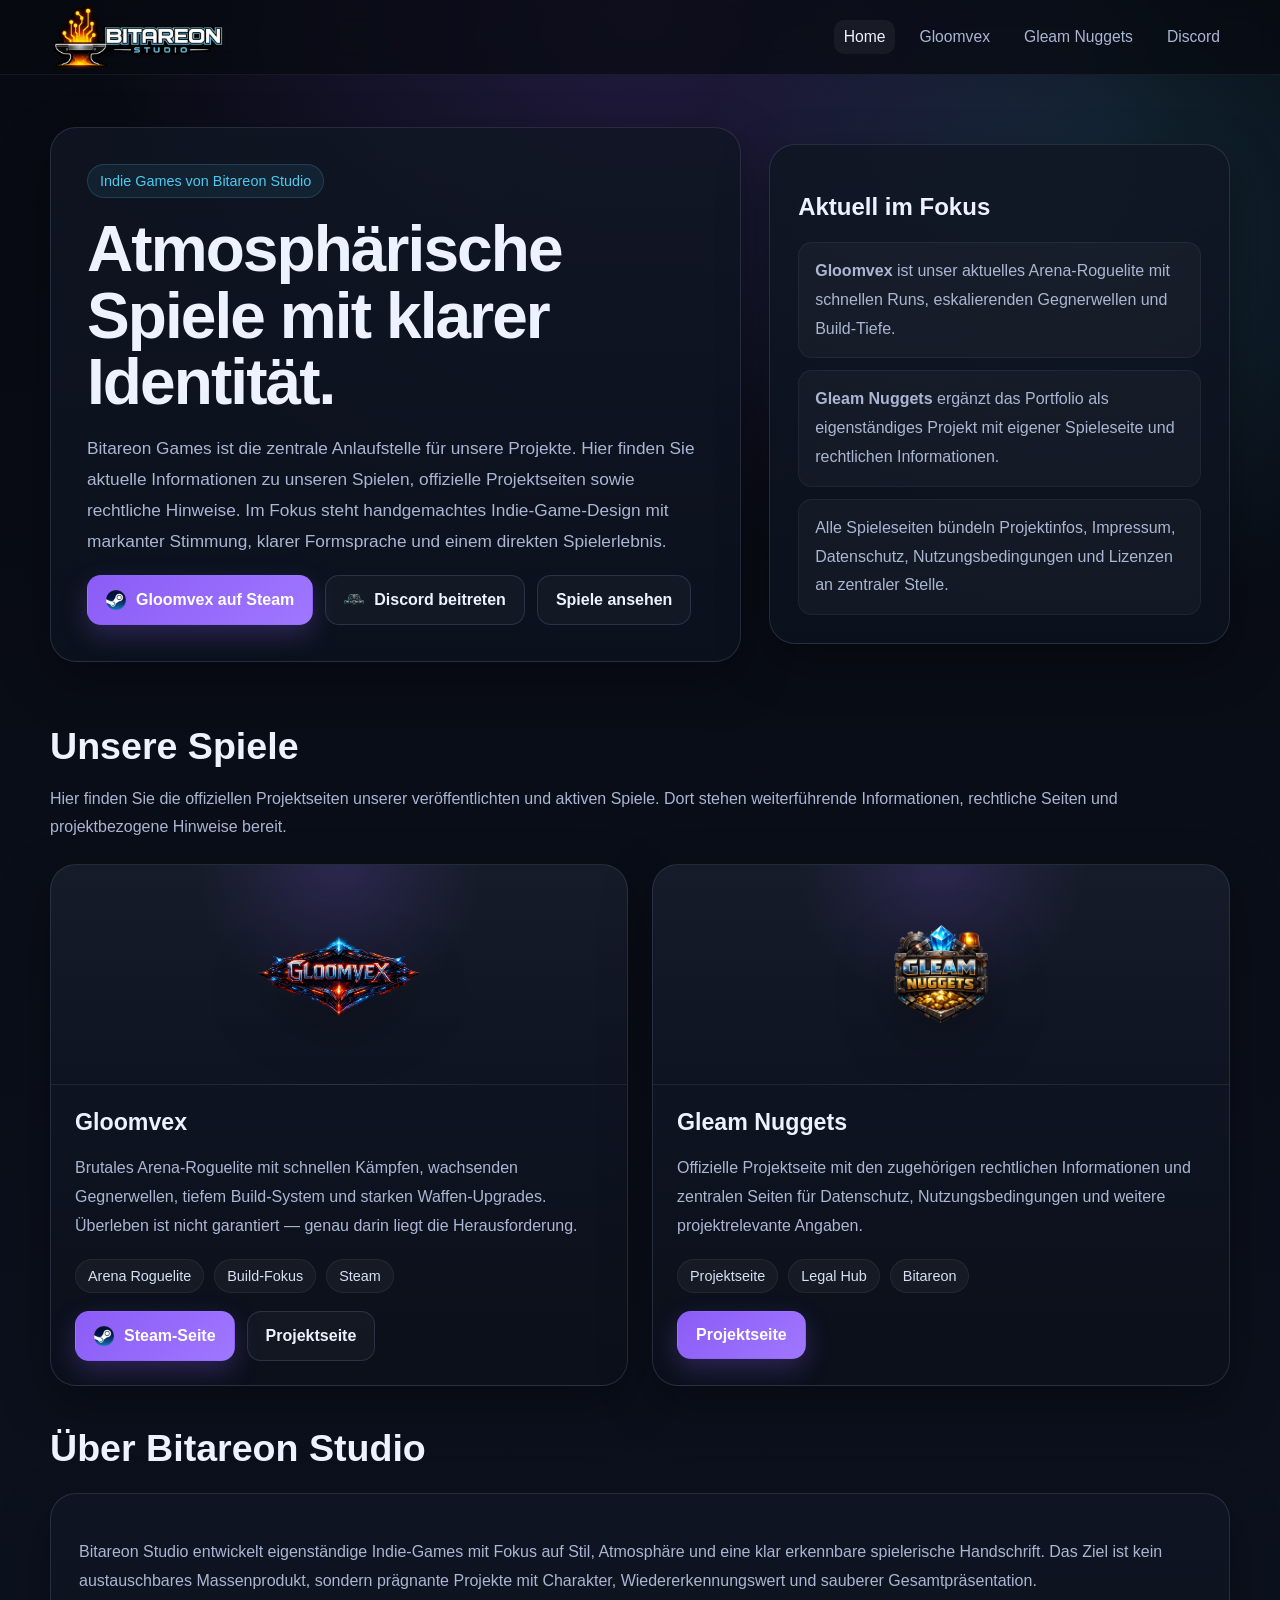
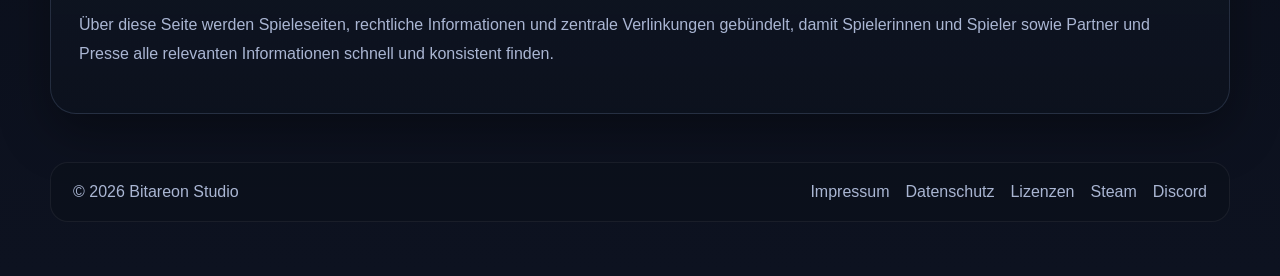
<file: index.html>
<!DOCTYPE html>
<html lang="de">
<head>
  <meta charset="UTF-8">
  <meta name="viewport" content="width=device-width, initial-scale=1.0">
  <title>Bitareon Games</title>
  <meta name="description" content="Bitareon Games ist die offizielle Spieleseite von Bitareon Studio mit Informationen zu Gloomvex, Gleam Nuggets und weiteren Projekten.">
  <link rel="stylesheet" href="assets/site.css">
</head>
<body>

  <div class="topbar">
    <div class="container topbar-inner">
      <a class="brand" href="index.html" aria-label="Bitareon Games Startseite">
        <img class="brand-main-logo" src="assets/Bitareon_Logo_2000x800.png" alt="Bitareon Games Logo">
      </a>
      <nav class="nav" aria-label="Hauptnavigation">
        <a class="active" href="index.html">Home</a>
        <a href="gloomvex/">Gloomvex</a>
        <a href="gleam-nuggets/">Gleam Nuggets</a>
        <a href="https://discord.gg/qRFpBKGN" target="_blank" rel="noopener noreferrer">Discord</a>
      </nav>
    </div>
  </div>
  <header class="hero">
    <div class="container hero-grid">
      <div class="hero-copy">
        <div class="eyebrow">Indie Games von Bitareon Studio</div>
        <h1>Atmosphärische Spiele mit klarer Identität.</h1>
        <p>
          Bitareon Games ist die zentrale Anlaufstelle für unsere Projekte. Hier finden Sie aktuelle Informationen zu unseren Spielen,
          offizielle Projektseiten sowie rechtliche Hinweise. Im Fokus steht handgemachtes Indie-Game-Design mit markanter Stimmung,
          klarer Formsprache und einem direkten Spielerlebnis.
        </p>
        <div class="hero-actions">
          <a class="button button-primary" href="https://store.steampowered.com/app/4449700/Gloomvex/" target="_blank" rel="noopener noreferrer">
            <img src="assets/Steam_icon_logo.png" alt="">
            Gloomvex auf Steam
          </a>
          <a class="button button-secondary" href="https://discord.gg/qRFpBKGN" target="_blank" rel="noopener noreferrer">
            <img src="assets/DiscordLogo_Hovered_01.png" alt="">
            Discord beitreten
          </a>
          <a class="button button-secondary" href="#games">Spiele ansehen</a>
        </div>
      </div>
      <aside class="hero-side" aria-label="Highlights">
        <h2>Aktuell im Fokus</h2>
        <ul>
          <li><strong>Gloomvex</strong> ist unser aktuelles Arena-Roguelite mit schnellen Runs, eskalierenden Gegnerwellen und Build-Tiefe.</li>
          <li><strong>Gleam Nuggets</strong> ergänzt das Portfolio als eigenständiges Projekt mit eigener Spieleseite und rechtlichen Informationen.</li>
          <li>Alle Spieleseiten bündeln Projektinfos, Impressum, Datenschutz, Nutzungsbedingungen und Lizenzen an zentraler Stelle.</li>
        </ul>
      </aside>
    </div>
  </header>
  <main>
    <section id="games">
      <div class="container">
        <div class="section-head">
          <h2>Unsere Spiele</h2>
          <p>
            Hier finden Sie die offiziellen Projektseiten unserer veröffentlichten und aktiven Spiele. Dort stehen weiterführende Informationen,
            rechtliche Seiten und projektbezogene Hinweise bereit.
          </p>
        </div>
        <div class="games-grid">
          <article class="game-card">
            <div class="game-visual"><img class="logo-gloomvex logo-wide" src="assets/Gloomvex Logo 1280x720.png" alt="Gloomvex Logo"></div>
            <div class="game-body">
              <h3>Gloomvex</h3>
              <p>Brutales Arena-Roguelite mit schnellen Kämpfen, wachsenden Gegnerwellen, tiefem Build-System und starken Waffen-Upgrades. Überleben ist nicht garantiert — genau darin liegt die Herausforderung.</p>
              <div class="tag-row"><span class="tag">Arena Roguelite</span><span class="tag">Build-Fokus</span><span class="tag">Steam</span></div>
              <div class="card-actions">
                <a class="button button-primary" href="https://store.steampowered.com/app/4449700/Gloomvex/" target="_blank" rel="noopener noreferrer"><img src="assets/Steam_icon_logo.png" alt="">Steam-Seite</a>
                <a class="button button-secondary" href="gloomvex/">Projektseite</a>
              </div>
            </div>
          </article>
          <article class="game-card">
            <div class="game-visual"><img class="logo-gleam logo-square" src="assets/GleamNuggets_Logo.png" alt="Gleam Nuggets Logo"></div>
            <div class="game-body">
              <h3>Gleam Nuggets</h3>
              <p>Offizielle Projektseite mit den zugehörigen rechtlichen Informationen und zentralen Seiten für Datenschutz, Nutzungsbedingungen und weitere projektrelevante Angaben.</p>
              <div class="tag-row"><span class="tag">Projektseite</span><span class="tag">Legal Hub</span><span class="tag">Bitareon</span></div>
              <div class="card-actions"><a class="button button-primary" href="gleam-nuggets/">Projektseite</a></div>
            </div>
          </article>
        </div>
      </div>
    </section>
    <section id="about">
      <div class="container">
        <div class="section-head"><h2>Über Bitareon Studio</h2></div>
        <div class="panel" style="padding:28px;">
          <p class="lede">Bitareon Studio entwickelt eigenständige Indie-Games mit Fokus auf Stil, Atmosphäre und eine klar erkennbare spielerische Handschrift. Das Ziel ist kein austauschbares Massenprodukt, sondern prägnante Projekte mit Charakter, Wiedererkennungswert und sauberer Gesamtpräsentation.</p>
          <p class="lede">Über diese Seite werden Spieleseiten, rechtliche Informationen und zentrale Verlinkungen gebündelt, damit Spielerinnen und Spieler sowie Partner und Presse alle relevanten Informationen schnell und konsistent finden.</p>
        </div>
      </div>
    </section>
  </main>

  <footer>
    <div class="container">
      <div class="footer-box">
        <div>© 2026 Bitareon Studio</div>
        <div class="footer-links">
          <a href="gloomvex/imprint.html">Impressum</a>
          <a href="gloomvex/privacy.html">Datenschutz</a>
          <a href="gloomvex/licenses.html">Lizenzen</a>
          <a href="https://store.steampowered.com/app/4449700/Gloomvex/" target="_blank" rel="noopener noreferrer">Steam</a>
          <a href="https://discord.gg/qRFpBKGN" target="_blank" rel="noopener noreferrer">Discord</a>
        </div>
      </div>
    </div>
  </footer>
</body>
</html>
</file>
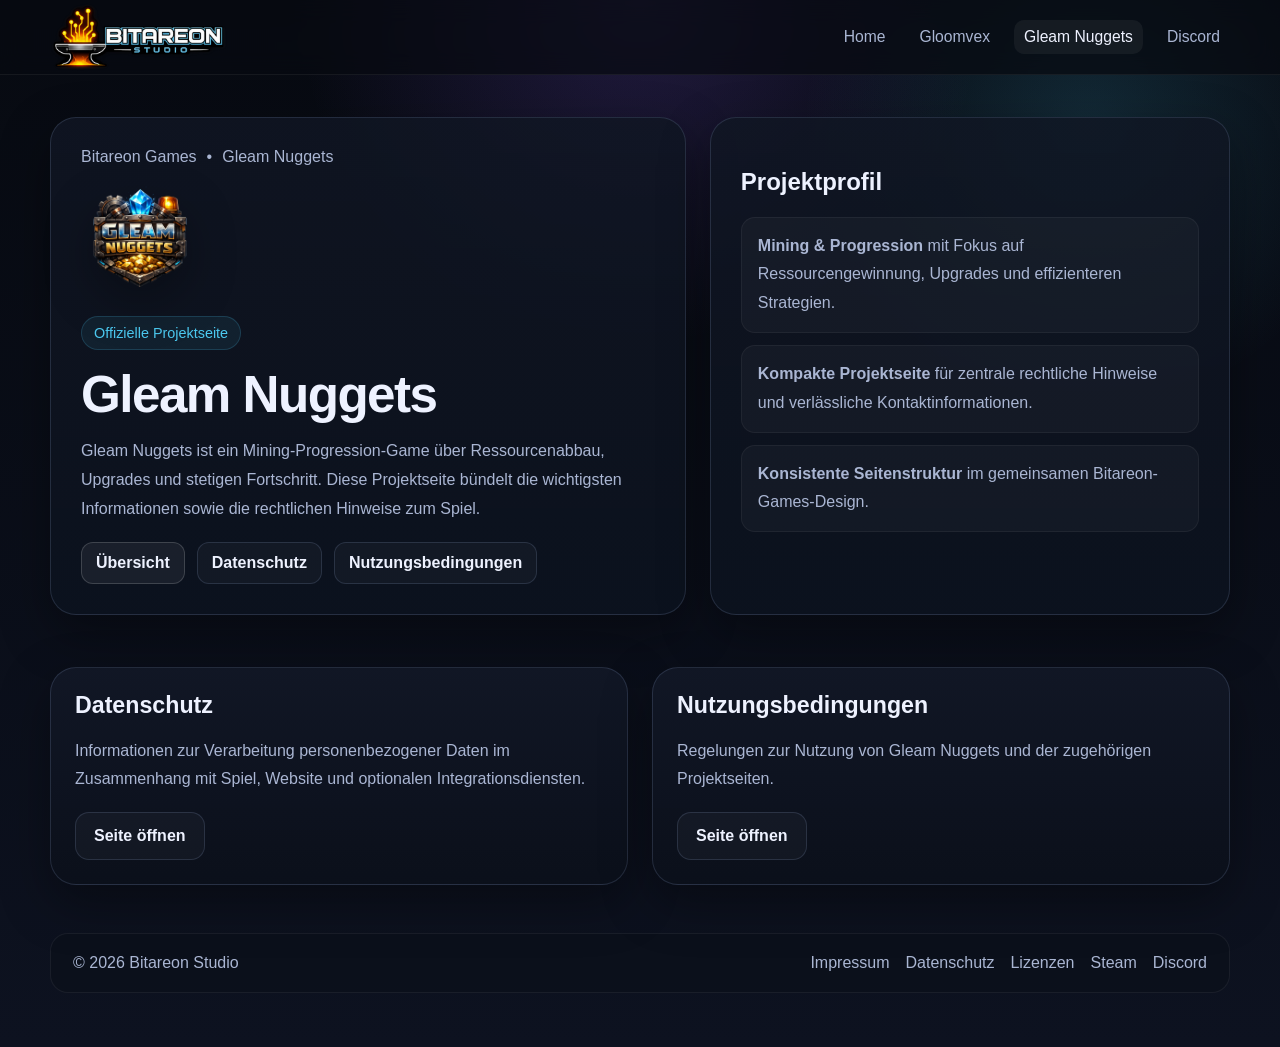
<file: gleam-nuggets/index.html>
<!DOCTYPE html>
<html lang="de">
<head>
  <meta charset="UTF-8">
  <meta name="viewport" content="width=device-width, initial-scale=1.0">
  <title>Gleam Nuggets – Offizielle Projektseite</title>
  <meta name="description" content="Offizielle Projektseite zu Gleam Nuggets von Bitareon Studio mit Datenschutz und Nutzungsbedingungen.">
  <link rel="stylesheet" href="../assets/site.css">
</head>
<body>

  <div class="topbar">
    <div class="container topbar-inner">
      <a class="brand" href="../index.html" aria-label="Bitareon Games Startseite">
        <img class="brand-main-logo" src="../assets/Bitareon_Logo_2000x800.png" alt="Bitareon Games Logo">
      </a>
      <nav class="nav" aria-label="Hauptnavigation">
        <a href="../index.html">Home</a>
        <a href="../gloomvex/">Gloomvex</a>
        <a class="active" href="../gleam-nuggets/">Gleam Nuggets</a>
        <a href="https://discord.gg/qRFpBKGN" target="_blank" rel="noopener noreferrer">Discord</a>
      </nav>
    </div>
  </div>
  <header class="page-hero">
    <div class="container page-hero-inner">
      <div class="page-head hero-copy">
        <div class="breadcrumbs"><a href="../index.html">Bitareon Games</a><span>•</span><span>Gleam Nuggets</span></div>
        <img class="project-logo logo-gleam logo-square" src="../assets/GleamNuggets_Logo.png" alt="Gleam Nuggets Logo">
        <div class="eyebrow">Offizielle Projektseite</div>
        <h1>Gleam Nuggets</h1>
        <p class="lede">Gleam Nuggets ist ein Mining-Progression-Game über Ressourcenabbau, Upgrades und stetigen Fortschritt. Diese Projektseite bündelt die wichtigsten Informationen sowie die rechtlichen Hinweise zum Spiel.</p>
        <div class="tab-nav">
          <a class="active" href="./index.html">Übersicht</a>
          <a href="./privacy.html">Datenschutz</a>
          <a href="./terms.html">Nutzungsbedingungen</a>
        </div>
      </div>
      <aside class="page-side hero-side">
        <h2>Projektprofil</h2>
        <ul>
          <li><strong>Mining & Progression</strong> mit Fokus auf Ressourcengewinnung, Upgrades und effizienteren Strategien.</li>
          <li><strong>Kompakte Projektseite</strong> für zentrale rechtliche Hinweise und verlässliche Kontaktinformationen.</li>
          <li><strong>Konsistente Seitenstruktur</strong> im gemeinsamen Bitareon-Games-Design.</li>
        </ul>
      </aside>
    </div>
  </header>
  <main>
    <section>
      <div class="container">
        <div class="card-grid">
          <article class="link-card"><div class="link-card-body"><h3>Datenschutz</h3><p>Informationen zur Verarbeitung personenbezogener Daten im Zusammenhang mit Spiel, Website und optionalen Integrationsdiensten.</p><div class="card-actions"><a class="button button-secondary" href="./privacy.html">Seite öffnen</a></div></div></article>
          <article class="link-card"><div class="link-card-body"><h3>Nutzungsbedingungen</h3><p>Regelungen zur Nutzung von Gleam Nuggets und der zugehörigen Projektseiten.</p><div class="card-actions"><a class="button button-secondary" href="./terms.html">Seite öffnen</a></div></div></article>
        </div>
      </div>
    </section>
  </main>

  <footer>
    <div class="container">
      <div class="footer-box">
        <div>© 2026 Bitareon Studio</div>
        <div class="footer-links">
          <a href="../gloomvex/imprint.html">Impressum</a>
          <a href="../gloomvex/privacy.html">Datenschutz</a>
          <a href="../gloomvex/licenses.html">Lizenzen</a>
          <a href="https://store.steampowered.com/app/4449700/Gloomvex/" target="_blank" rel="noopener noreferrer">Steam</a>
          <a href="https://discord.gg/qRFpBKGN" target="_blank" rel="noopener noreferrer">Discord</a>
        </div>
      </div>
    </div>
  </footer>
</body>
</html>
</file>
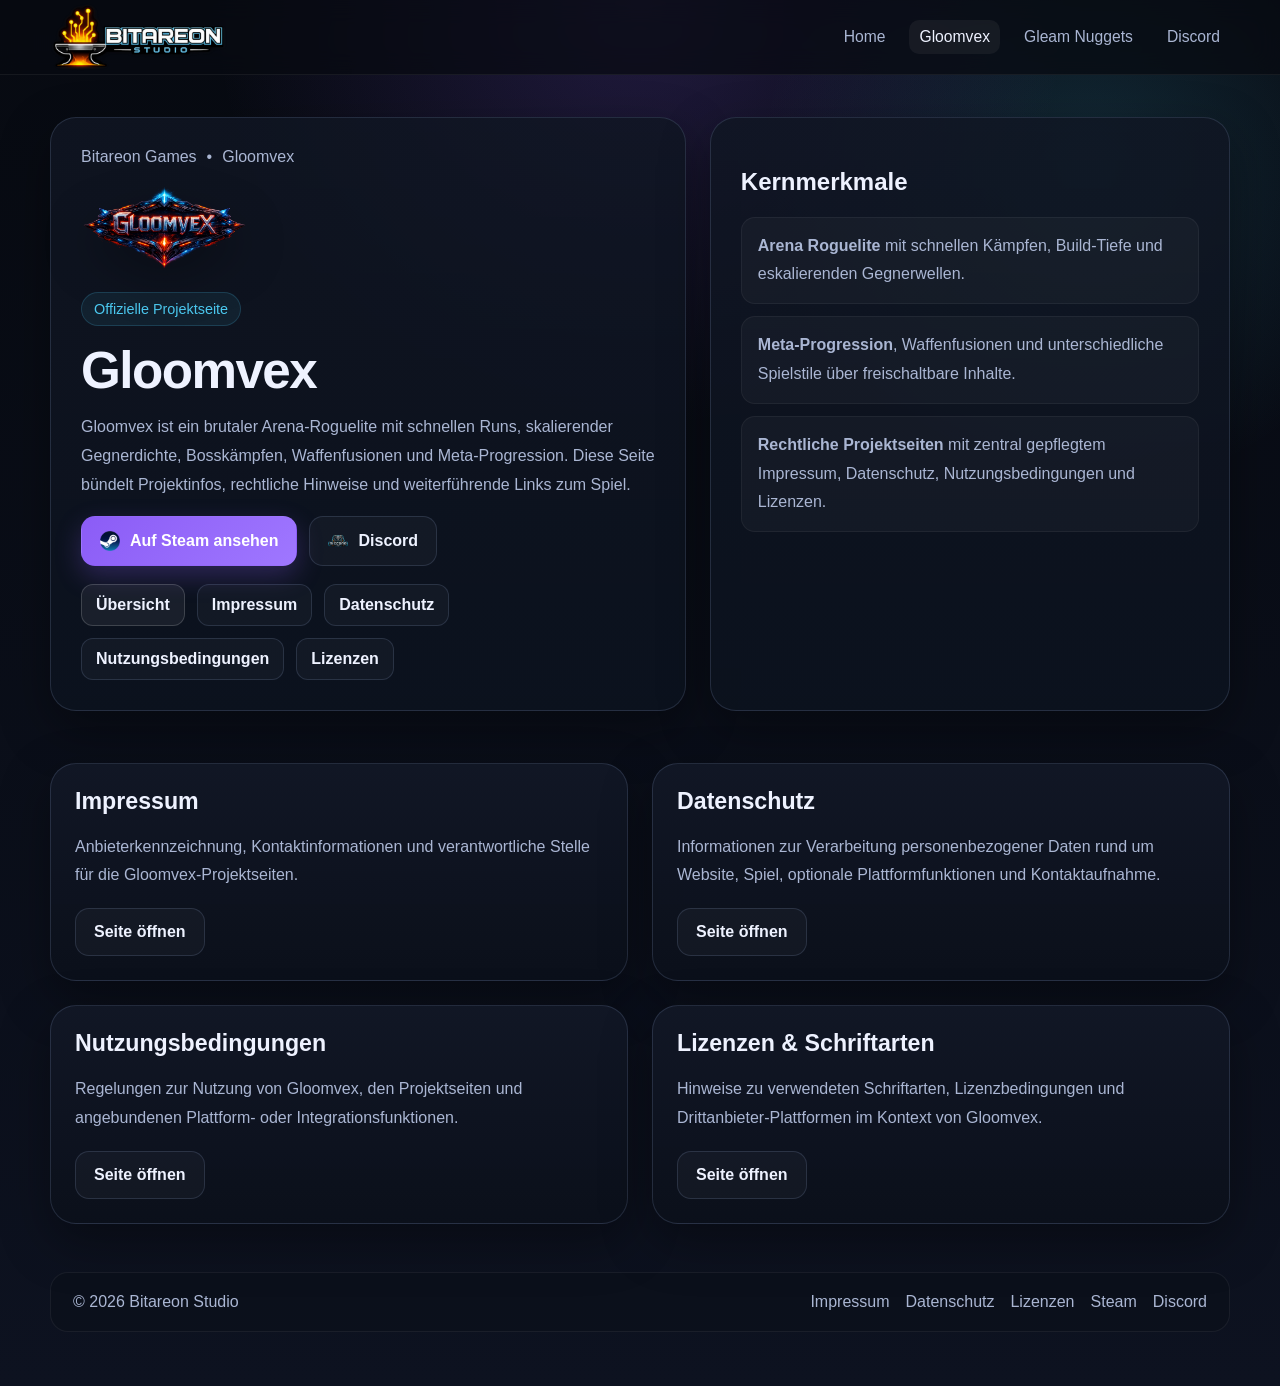
<file: gloomvex/index.html>
<!DOCTYPE html>
<html lang="de">
<head>
  <meta charset="UTF-8">
  <meta name="viewport" content="width=device-width, initial-scale=1.0">
  <title>Gloomvex – Offizielle Projektseite</title>
  <meta name="description" content="Offizielle Projekt- und Legal-Seite zu Gloomvex von Bitareon Studio mit Impressum, Datenschutz, Nutzungsbedingungen und Lizenzhinweisen.">
  <link rel="stylesheet" href="../assets/site.css">
</head>
<body>

  <div class="topbar">
    <div class="container topbar-inner">
      <a class="brand" href="../index.html" aria-label="Bitareon Games Startseite">
        <img class="brand-main-logo" src="../assets/Bitareon_Logo_2000x800.png" alt="Bitareon Games Logo">
      </a>
      <nav class="nav" aria-label="Hauptnavigation">
        <a href="../index.html">Home</a>
        <a class="active" href="../gloomvex/">Gloomvex</a>
        <a href="../gleam-nuggets/">Gleam Nuggets</a>
        <a href="https://discord.gg/qRFpBKGN" target="_blank" rel="noopener noreferrer">Discord</a>
      </nav>
    </div>
  </div>
  <header class="page-hero">
    <div class="container page-hero-inner">
      <div class="page-head hero-copy">
        <div class="breadcrumbs"><a href="../index.html">Bitareon Games</a><span>•</span><span>Gloomvex</span></div>
        <img class="project-logo logo-gloomvex" src="../assets/Gloomvex Logo 1280x720.png" alt="Gloomvex Logo">
        <div class="eyebrow">Offizielle Projektseite</div>
        <h1>Gloomvex</h1>
        <p class="lede">Gloomvex ist ein brutaler Arena-Roguelite mit schnellen Runs, skalierender Gegnerdichte, Bosskämpfen, Waffenfusionen und Meta-Progression. Diese Seite bündelt Projektinfos, rechtliche Hinweise und weiterführende Links zum Spiel.</p>
        <div class="hero-actions">
          <a class="button button-primary" href="https://store.steampowered.com/app/4449700/Gloomvex/" target="_blank" rel="noopener noreferrer"><img src="../assets/Steam_icon_logo.png" alt="">Auf Steam ansehen</a>
          <a class="button button-secondary" href="https://discord.gg/qRFpBKGN" target="_blank" rel="noopener noreferrer"><img src="../assets/DiscordLogo_Hovered_01.png" alt="">Discord</a>
        </div>
        <div class="tab-nav">
          <a class="active" href="./index.html">Übersicht</a>
          <a href="./imprint.html">Impressum</a>
          <a href="./privacy.html">Datenschutz</a>
          <a href="./terms.html">Nutzungsbedingungen</a>
          <a href="./licenses.html">Lizenzen</a>
        </div>
      </div>
      <aside class="page-side hero-side">
        <h2>Kernmerkmale</h2>
        <ul>
          <li><strong>Arena Roguelite</strong> mit schnellen Kämpfen, Build-Tiefe und eskalierenden Gegnerwellen.</li>
          <li><strong>Meta-Progression</strong>, Waffenfusionen und unterschiedliche Spielstile über freischaltbare Inhalte.</li>
          <li><strong>Rechtliche Projektseiten</strong> mit zentral gepflegtem Impressum, Datenschutz, Nutzungsbedingungen und Lizenzen.</li>
        </ul>
      </aside>
    </div>
  </header>
  <main>
    <section>
      <div class="container">
        <div class="card-grid">
          <article class="link-card"><div class="link-card-body"><h3>Impressum</h3><p>Anbieterkennzeichnung, Kontaktinformationen und verantwortliche Stelle für die Gloomvex-Projektseiten.</p><div class="card-actions"><a class="button button-secondary" href="./imprint.html">Seite öffnen</a></div></div></article>
          <article class="link-card"><div class="link-card-body"><h3>Datenschutz</h3><p>Informationen zur Verarbeitung personenbezogener Daten rund um Website, Spiel, optionale Plattformfunktionen und Kontaktaufnahme.</p><div class="card-actions"><a class="button button-secondary" href="./privacy.html">Seite öffnen</a></div></div></article>
          <article class="link-card"><div class="link-card-body"><h3>Nutzungsbedingungen</h3><p>Regelungen zur Nutzung von Gloomvex, den Projektseiten und angebundenen Plattform- oder Integrationsfunktionen.</p><div class="card-actions"><a class="button button-secondary" href="./terms.html">Seite öffnen</a></div></div></article>
          <article class="link-card"><div class="link-card-body"><h3>Lizenzen & Schriftarten</h3><p>Hinweise zu verwendeten Schriftarten, Lizenzbedingungen und Drittanbieter-Plattformen im Kontext von Gloomvex.</p><div class="card-actions"><a class="button button-secondary" href="./licenses.html">Seite öffnen</a></div></div></article>
        </div>
      </div>
    </section>
  </main>

  <footer>
    <div class="container">
      <div class="footer-box">
        <div>© 2026 Bitareon Studio</div>
        <div class="footer-links">
          <a href="../gloomvex/imprint.html">Impressum</a>
          <a href="../gloomvex/privacy.html">Datenschutz</a>
          <a href="../gloomvex/licenses.html">Lizenzen</a>
          <a href="https://store.steampowered.com/app/4449700/Gloomvex/" target="_blank" rel="noopener noreferrer">Steam</a>
          <a href="https://discord.gg/qRFpBKGN" target="_blank" rel="noopener noreferrer">Discord</a>
        </div>
      </div>
    </div>
  </footer>
</body>
</html>
</file>
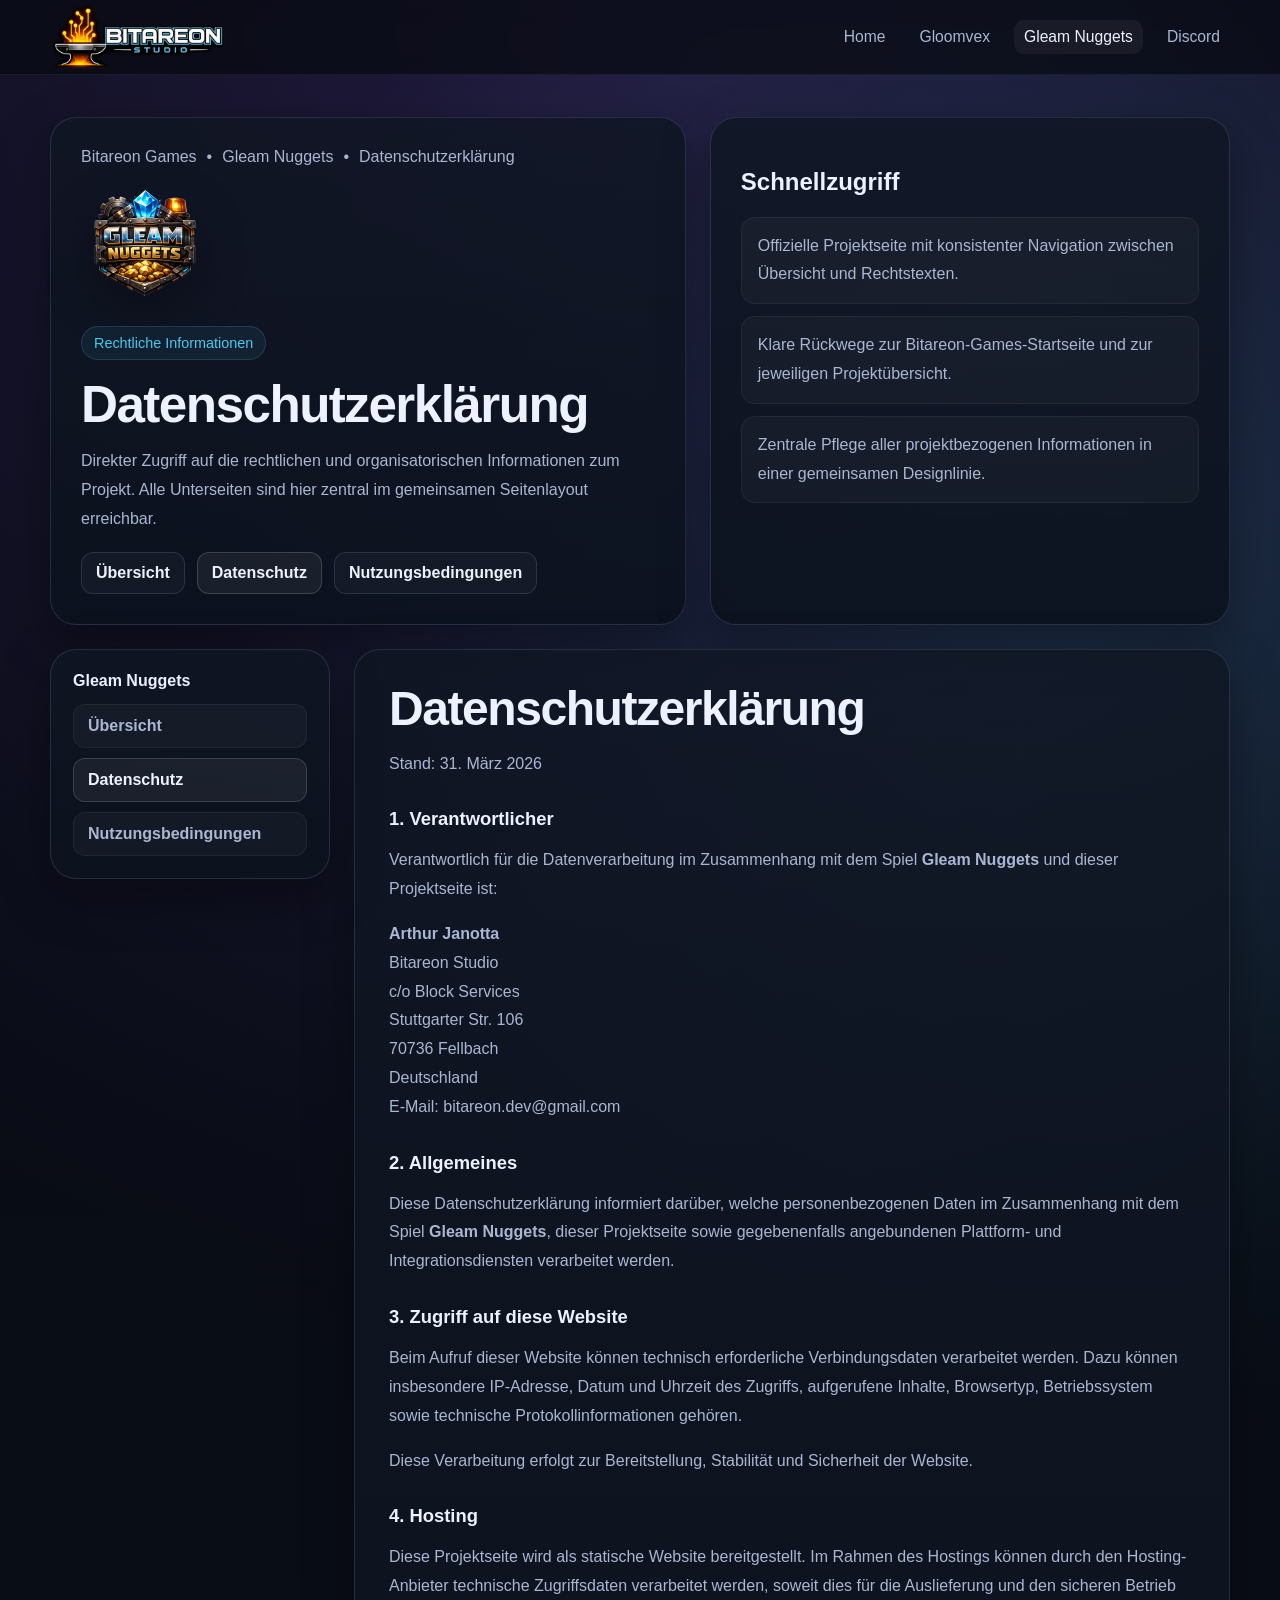
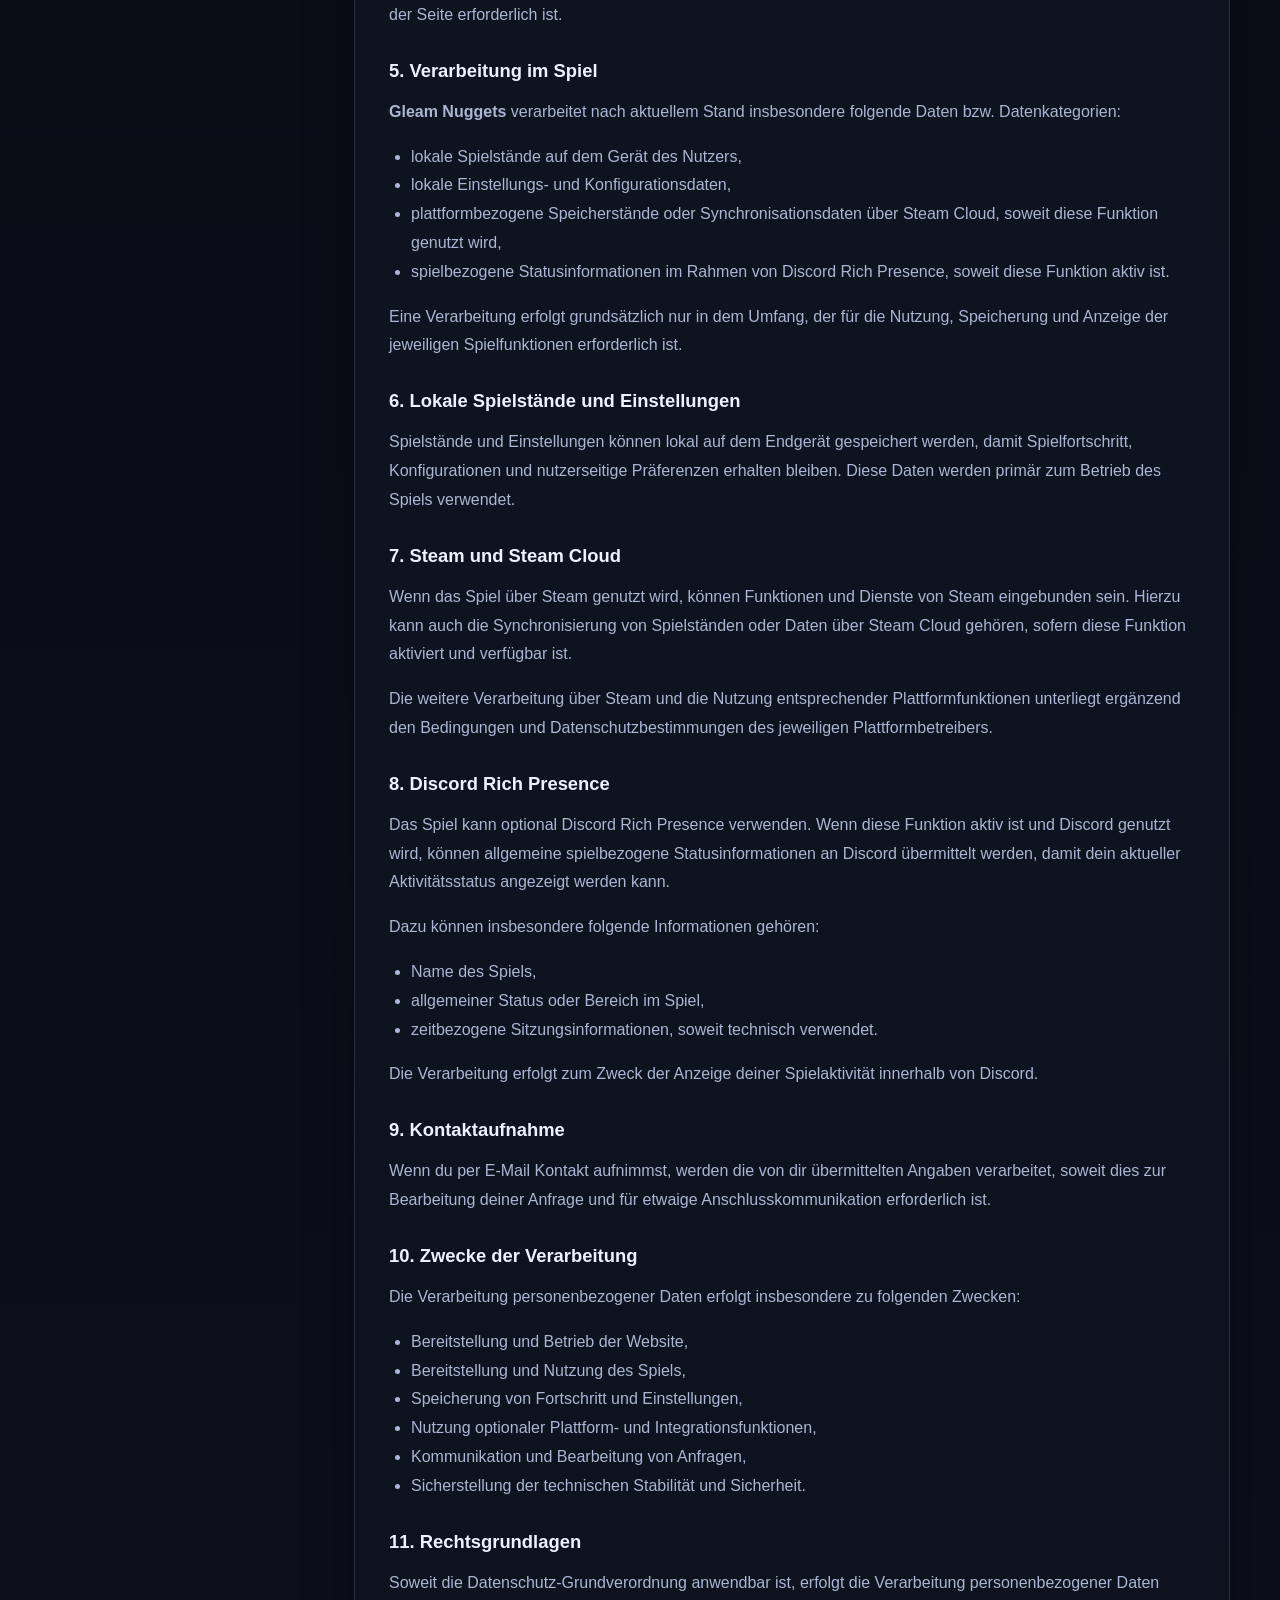
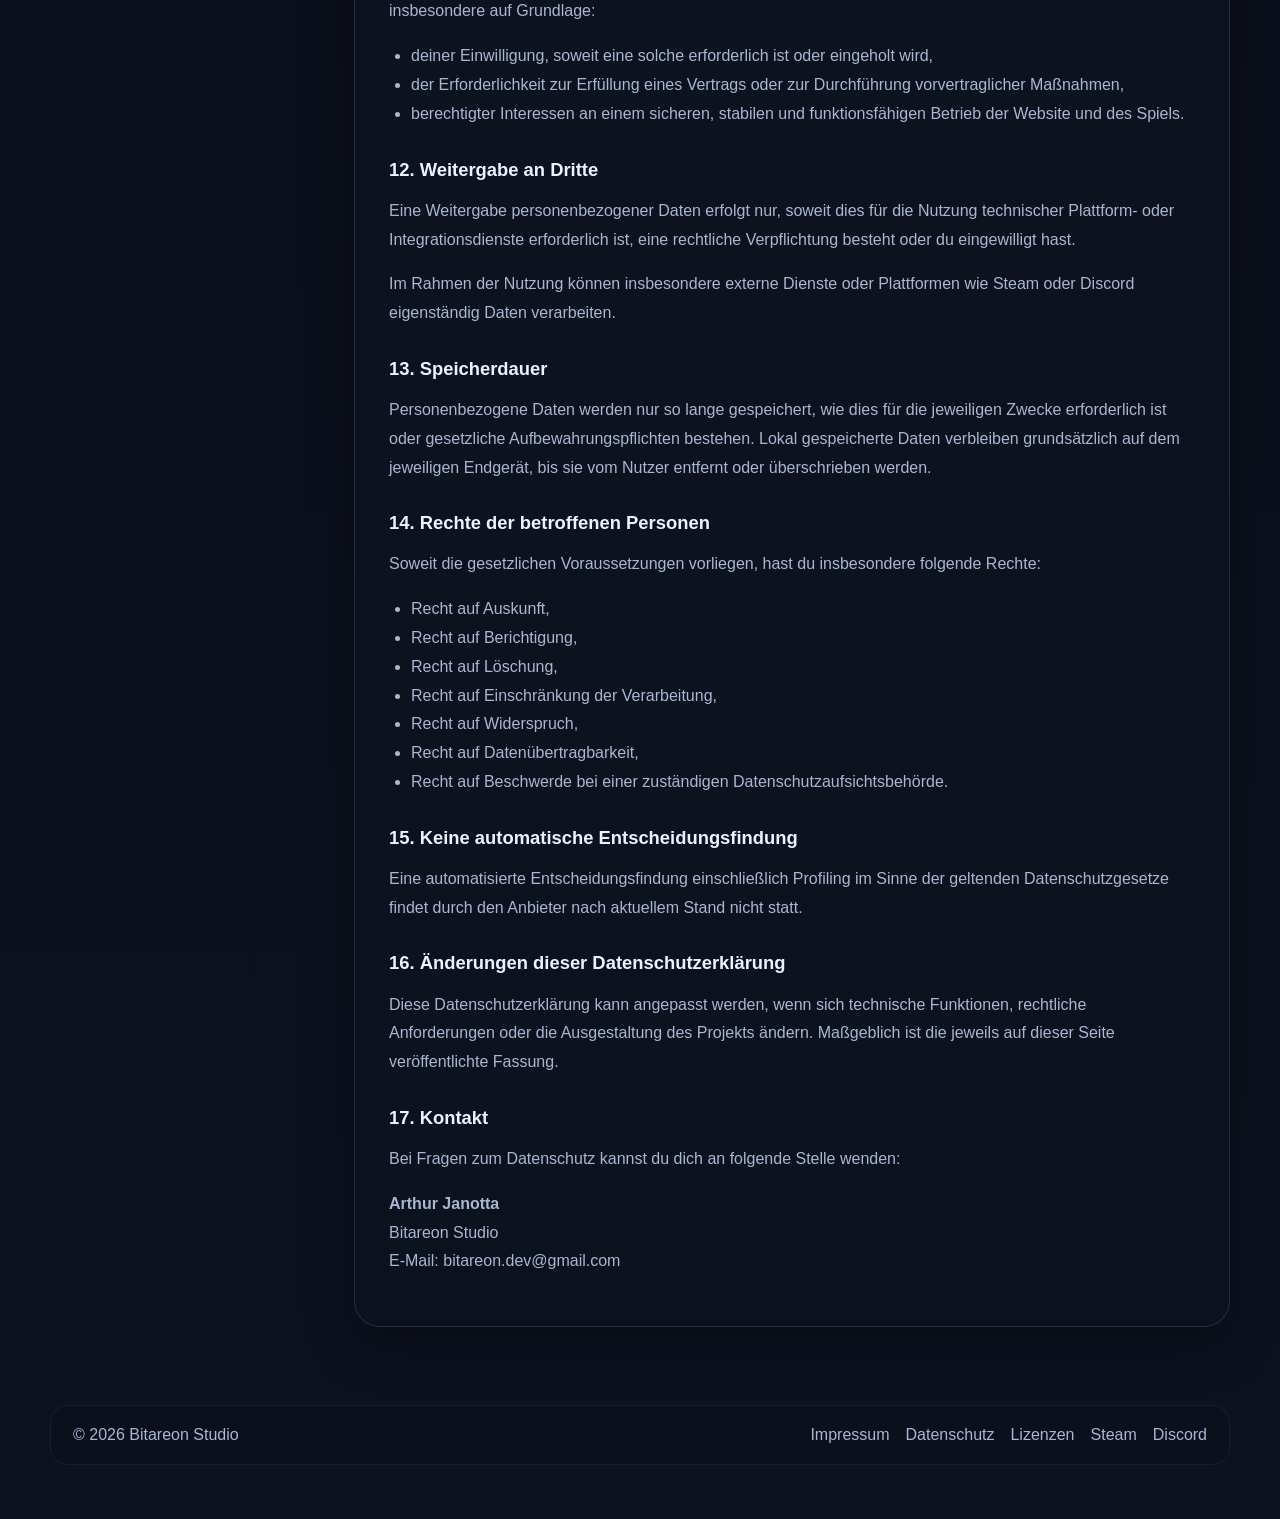
<file: gleam-nuggets/privacy.html>
<!DOCTYPE html>
<html lang="de">
<head>
  <meta charset="UTF-8">
  <meta name="viewport" content="width=device-width, initial-scale=1.0">
  <title>Datenschutzerklärung – Gleam Nuggets</title>
  <meta name="description" content="Datenschutzerklärung für Gleam Nuggets von Arthur Janotta / Bitareon Studio.">
  <link rel="stylesheet" href="../assets/site.css">
</head>
<body>

  <div class="topbar">
    <div class="container topbar-inner">
      <a class="brand" href="../index.html" aria-label="Bitareon Games Startseite">
        <img class="brand-main-logo" src="../assets/Bitareon_Logo_2000x800.png" alt="Bitareon Games Logo">
      </a>
      <nav class="nav" aria-label="Hauptnavigation">
        <a href="../index.html">Home</a>
        <a href="../gloomvex/">Gloomvex</a>
        <a class="active" href="../gleam-nuggets/">Gleam Nuggets</a>
        <a href="https://discord.gg/qRFpBKGN" target="_blank" rel="noopener noreferrer">Discord</a>
      </nav>
    </div>
  </div>
  <header class="page-hero">
    <div class="container page-hero-inner">
      <div class="page-head hero-copy">
        <div class="breadcrumbs"><a href="../index.html">Bitareon Games</a><span>•</span><a href="./index.html">Gleam Nuggets</a><span>•</span><span>Datenschutzerklärung</span></div>
        <img class="project-logo project-logo-square" src="../assets/GleamNuggets_Logo.png" alt="Gleam Nuggets Logo">
        <div class="eyebrow">Rechtliche Informationen</div>
        <h1>Datenschutzerklärung</h1>
        <p class="lede">Direkter Zugriff auf die rechtlichen und organisatorischen Informationen zum Projekt. Alle Unterseiten sind hier zentral im gemeinsamen Seitenlayout erreichbar.</p>
        <div class="tab-nav"><a href="./index.html">Übersicht</a><a class="active" href="./privacy.html">Datenschutz</a><a href="./terms.html">Nutzungsbedingungen</a></div>
      </div>
      <aside class="page-side hero-side">
        <h2>Schnellzugriff</h2>
        <ul>
          <li>Offizielle Projektseite mit konsistenter Navigation zwischen Übersicht und Rechtstexten.</li>
          <li>Klare Rückwege zur Bitareon-Games-Startseite und zur jeweiligen Projektübersicht.</li>
          <li>Zentrale Pflege aller projektbezogenen Informationen in einer gemeinsamen Designlinie.</li>
        </ul>
      </aside>
    </div>
  </header>
  <main>
    <div class="container legal-layout">
      <aside class="legal-shell">
        <h3>Gleam Nuggets</h3>
        <div class="side-nav"><a href="./index.html">Übersicht</a><a class="active" href="./privacy.html">Datenschutz</a><a href="./terms.html">Nutzungsbedingungen</a></div>
      </aside>
      <article class="content-card">
<h1>Datenschutzerklärung</h1>
<p class="muted">Stand: 31. März 2026</p>
<h2>1. Verantwortlicher</h2>
<p>
        Verantwortlich für die Datenverarbeitung im Zusammenhang mit dem Spiel <strong>Gleam Nuggets</strong>
        und dieser Projektseite ist:
      </p>
<p>
<strong>Arthur Janotta</strong><br/>
        Bitareon Studio<br/>
        c/o Block Services<br/>
        Stuttgarter Str. 106<br/>
        70736 Fellbach<br/>
        Deutschland<br/>
        E-Mail: <a href="mailto:bitareon.dev@gmail.com">bitareon.dev@gmail.com</a>
</p>
<h2>2. Allgemeines</h2>
<p>
        Diese Datenschutzerklärung informiert darüber, welche personenbezogenen Daten im Zusammenhang mit dem Spiel
        <strong>Gleam Nuggets</strong>, dieser Projektseite sowie gegebenenfalls angebundenen Plattform- und
        Integrationsdiensten verarbeitet werden.
      </p>
<h2>3. Zugriff auf diese Website</h2>
<p>
        Beim Aufruf dieser Website können technisch erforderliche Verbindungsdaten verarbeitet werden. Dazu können
        insbesondere IP-Adresse, Datum und Uhrzeit des Zugriffs, aufgerufene Inhalte, Browsertyp, Betriebssystem
        sowie technische Protokollinformationen gehören.
      </p>
<p>
        Diese Verarbeitung erfolgt zur Bereitstellung, Stabilität und Sicherheit der Website.
      </p>
<h2>4. Hosting</h2>
<p>
        Diese Projektseite wird als statische Website bereitgestellt. Im Rahmen des Hostings können durch den
        Hosting-Anbieter technische Zugriffsdaten verarbeitet werden, soweit dies für die Auslieferung und den
        sicheren Betrieb der Seite erforderlich ist.
      </p>
<h2>5. Verarbeitung im Spiel</h2>
<p>
<strong>Gleam Nuggets</strong> verarbeitet nach aktuellem Stand insbesondere folgende Daten bzw. Datenkategorien:
      </p>
<ul>
<li>lokale Spielstände auf dem Gerät des Nutzers,</li>
<li>lokale Einstellungs- und Konfigurationsdaten,</li>
<li>plattformbezogene Speicherstände oder Synchronisationsdaten über Steam Cloud, soweit diese Funktion genutzt wird,</li>
<li>spielbezogene Statusinformationen im Rahmen von Discord Rich Presence, soweit diese Funktion aktiv ist.</li>
</ul>
<p>
        Eine Verarbeitung erfolgt grundsätzlich nur in dem Umfang, der für die Nutzung, Speicherung und Anzeige
        der jeweiligen Spielfunktionen erforderlich ist.
      </p>
<h2>6. Lokale Spielstände und Einstellungen</h2>
<p>
        Spielstände und Einstellungen können lokal auf dem Endgerät gespeichert werden, damit Spielfortschritt,
        Konfigurationen und nutzerseitige Präferenzen erhalten bleiben. Diese Daten werden primär zum Betrieb
        des Spiels verwendet.
      </p>
<h2>7. Steam und Steam Cloud</h2>
<p>
        Wenn das Spiel über Steam genutzt wird, können Funktionen und Dienste von Steam eingebunden sein. Hierzu kann
        auch die Synchronisierung von Spielständen oder Daten über Steam Cloud gehören, sofern diese Funktion aktiviert
        und verfügbar ist.
      </p>
<p>
        Die weitere Verarbeitung über Steam und die Nutzung entsprechender Plattformfunktionen unterliegt ergänzend
        den Bedingungen und Datenschutzbestimmungen des jeweiligen Plattformbetreibers.
      </p>
<h2>8. Discord Rich Presence</h2>
<p>
        Das Spiel kann optional Discord Rich Presence verwenden. Wenn diese Funktion aktiv ist und Discord genutzt wird,
        können allgemeine spielbezogene Statusinformationen an Discord übermittelt werden, damit dein aktueller
        Aktivitätsstatus angezeigt werden kann.
      </p>
<p>
        Dazu können insbesondere folgende Informationen gehören:
      </p>
<ul>
<li>Name des Spiels,</li>
<li>allgemeiner Status oder Bereich im Spiel,</li>
<li>zeitbezogene Sitzungsinformationen, soweit technisch verwendet.</li>
</ul>
<p>
        Die Verarbeitung erfolgt zum Zweck der Anzeige deiner Spielaktivität innerhalb von Discord.
      </p>
<h2>9. Kontaktaufnahme</h2>
<p>
        Wenn du per E-Mail Kontakt aufnimmst, werden die von dir übermittelten Angaben verarbeitet, soweit dies zur
        Bearbeitung deiner Anfrage und für etwaige Anschlusskommunikation erforderlich ist.
      </p>
<h2>10. Zwecke der Verarbeitung</h2>
<p>
        Die Verarbeitung personenbezogener Daten erfolgt insbesondere zu folgenden Zwecken:
      </p>
<ul>
<li>Bereitstellung und Betrieb der Website,</li>
<li>Bereitstellung und Nutzung des Spiels,</li>
<li>Speicherung von Fortschritt und Einstellungen,</li>
<li>Nutzung optionaler Plattform- und Integrationsfunktionen,</li>
<li>Kommunikation und Bearbeitung von Anfragen,</li>
<li>Sicherstellung der technischen Stabilität und Sicherheit.</li>
</ul>
<h2>11. Rechtsgrundlagen</h2>
<p>
        Soweit die Datenschutz-Grundverordnung anwendbar ist, erfolgt die Verarbeitung personenbezogener Daten
        insbesondere auf Grundlage:
      </p>
<ul>
<li>deiner Einwilligung, soweit eine solche erforderlich ist oder eingeholt wird,</li>
<li>der Erforderlichkeit zur Erfüllung eines Vertrags oder zur Durchführung vorvertraglicher Maßnahmen,</li>
<li>berechtigter Interessen an einem sicheren, stabilen und funktionsfähigen Betrieb der Website und des Spiels.</li>
</ul>
<h2>12. Weitergabe an Dritte</h2>
<p>
        Eine Weitergabe personenbezogener Daten erfolgt nur, soweit dies für die Nutzung technischer Plattform- oder
        Integrationsdienste erforderlich ist, eine rechtliche Verpflichtung besteht oder du eingewilligt hast.
      </p>
<p>
        Im Rahmen der Nutzung können insbesondere externe Dienste oder Plattformen wie Steam oder Discord eigenständig
        Daten verarbeiten.
      </p>
<h2>13. Speicherdauer</h2>
<p>
        Personenbezogene Daten werden nur so lange gespeichert, wie dies für die jeweiligen Zwecke erforderlich ist
        oder gesetzliche Aufbewahrungspflichten bestehen. Lokal gespeicherte Daten verbleiben grundsätzlich auf dem
        jeweiligen Endgerät, bis sie vom Nutzer entfernt oder überschrieben werden.
      </p>
<h2>14. Rechte der betroffenen Personen</h2>
<p>
        Soweit die gesetzlichen Voraussetzungen vorliegen, hast du insbesondere folgende Rechte:
      </p>
<ul>
<li>Recht auf Auskunft,</li>
<li>Recht auf Berichtigung,</li>
<li>Recht auf Löschung,</li>
<li>Recht auf Einschränkung der Verarbeitung,</li>
<li>Recht auf Widerspruch,</li>
<li>Recht auf Datenübertragbarkeit,</li>
<li>Recht auf Beschwerde bei einer zuständigen Datenschutzaufsichtsbehörde.</li>
</ul>
<h2>15. Keine automatische Entscheidungsfindung</h2>
<p>
        Eine automatisierte Entscheidungsfindung einschließlich Profiling im Sinne der geltenden Datenschutzgesetze
        findet durch den Anbieter nach aktuellem Stand nicht statt.
      </p>
<h2>16. Änderungen dieser Datenschutzerklärung</h2>
<p>
        Diese Datenschutzerklärung kann angepasst werden, wenn sich technische Funktionen, rechtliche Anforderungen
        oder die Ausgestaltung des Projekts ändern. Maßgeblich ist die jeweils auf dieser Seite veröffentlichte Fassung.
      </p>
<h2>17. Kontakt</h2>
<p>
        Bei Fragen zum Datenschutz kannst du dich an folgende Stelle wenden:
      </p>
<p>
<strong>Arthur Janotta</strong><br/>
        Bitareon Studio<br/>
        E-Mail: <a href="mailto:bitareon.dev@gmail.com">bitareon.dev@gmail.com</a>
</p>
</article>
    </div>
  </main>

  <footer>
    <div class="container">
      <div class="footer-box">
        <div>© 2026 Bitareon Studio</div>
        <div class="footer-links">
          <a href="../gloomvex/imprint.html">Impressum</a>
          <a href="../gloomvex/privacy.html">Datenschutz</a>
          <a href="../gloomvex/licenses.html">Lizenzen</a>
          <a href="https://store.steampowered.com/app/4449700/Gloomvex/" target="_blank" rel="noopener noreferrer">Steam</a>
          <a href="https://discord.gg/qRFpBKGN" target="_blank" rel="noopener noreferrer">Discord</a>
        </div>
      </div>
    </div>
  </footer>
</body>
</html>
</file>
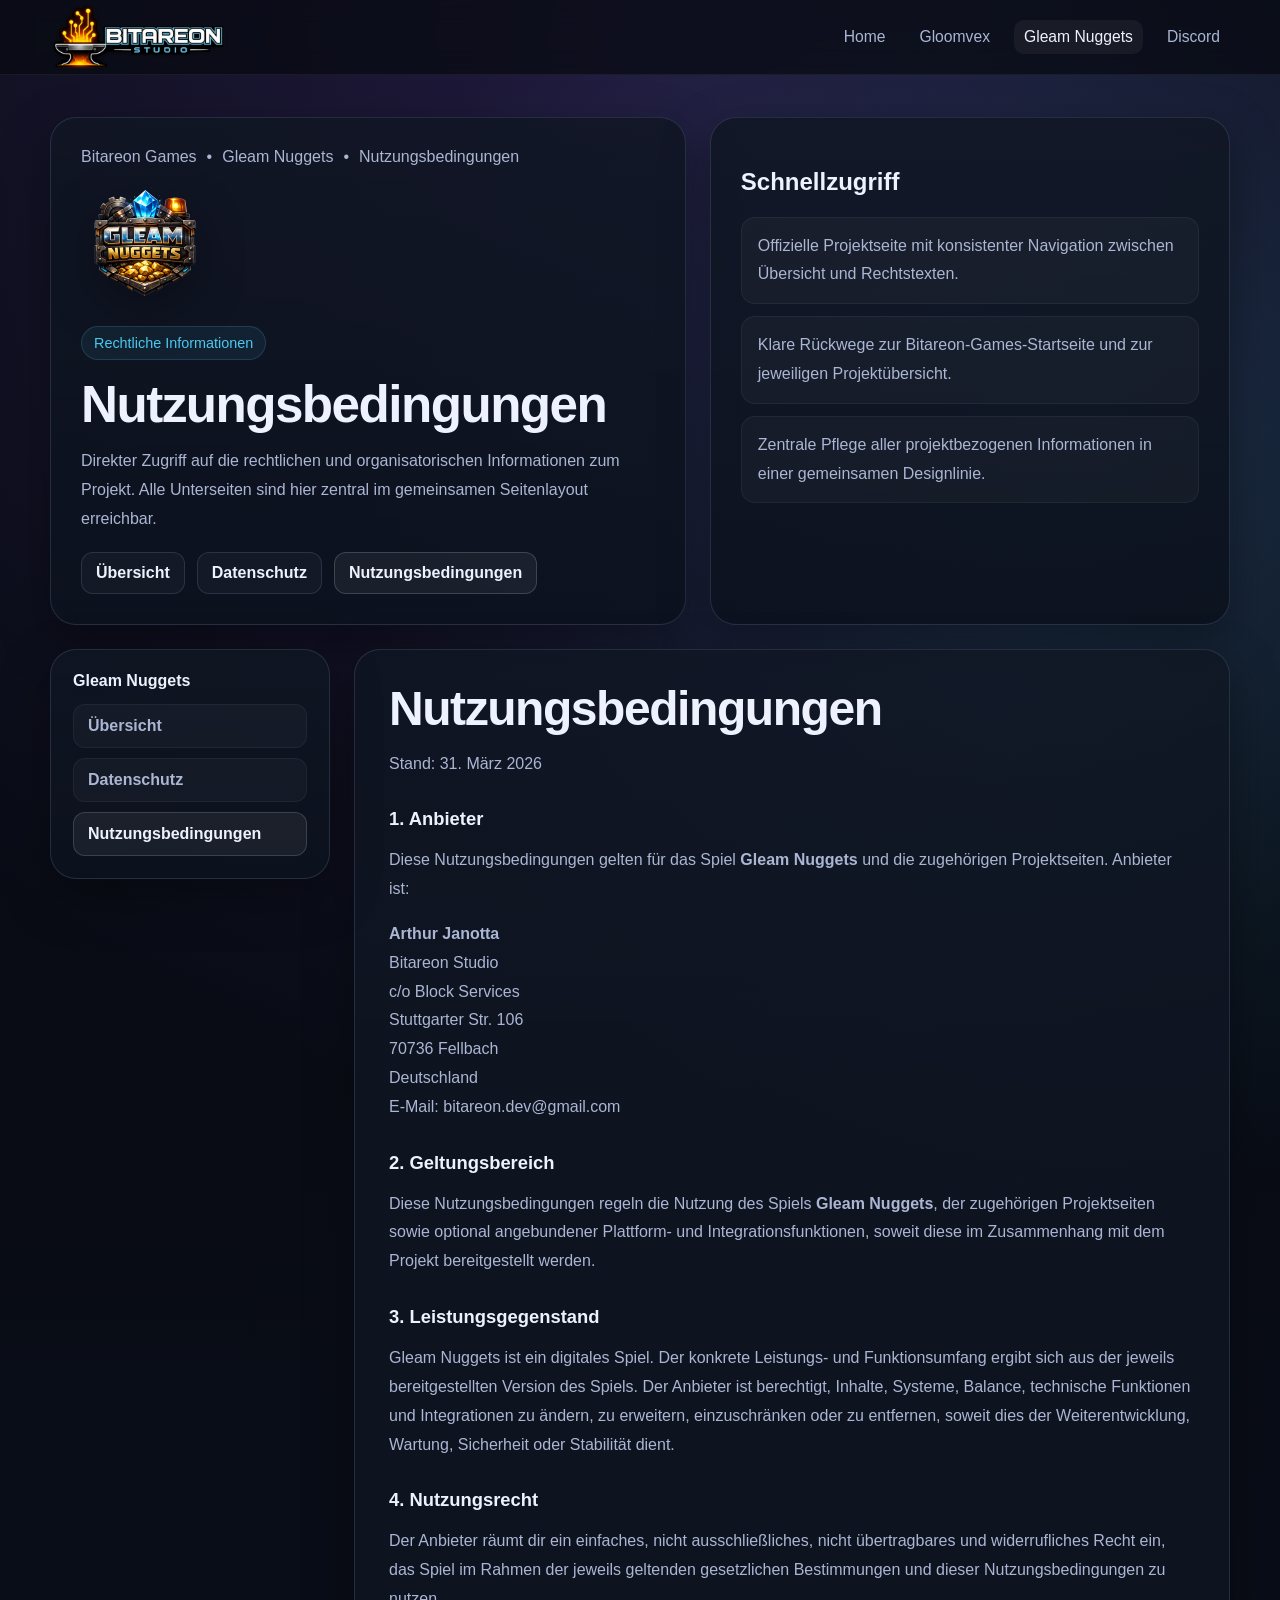
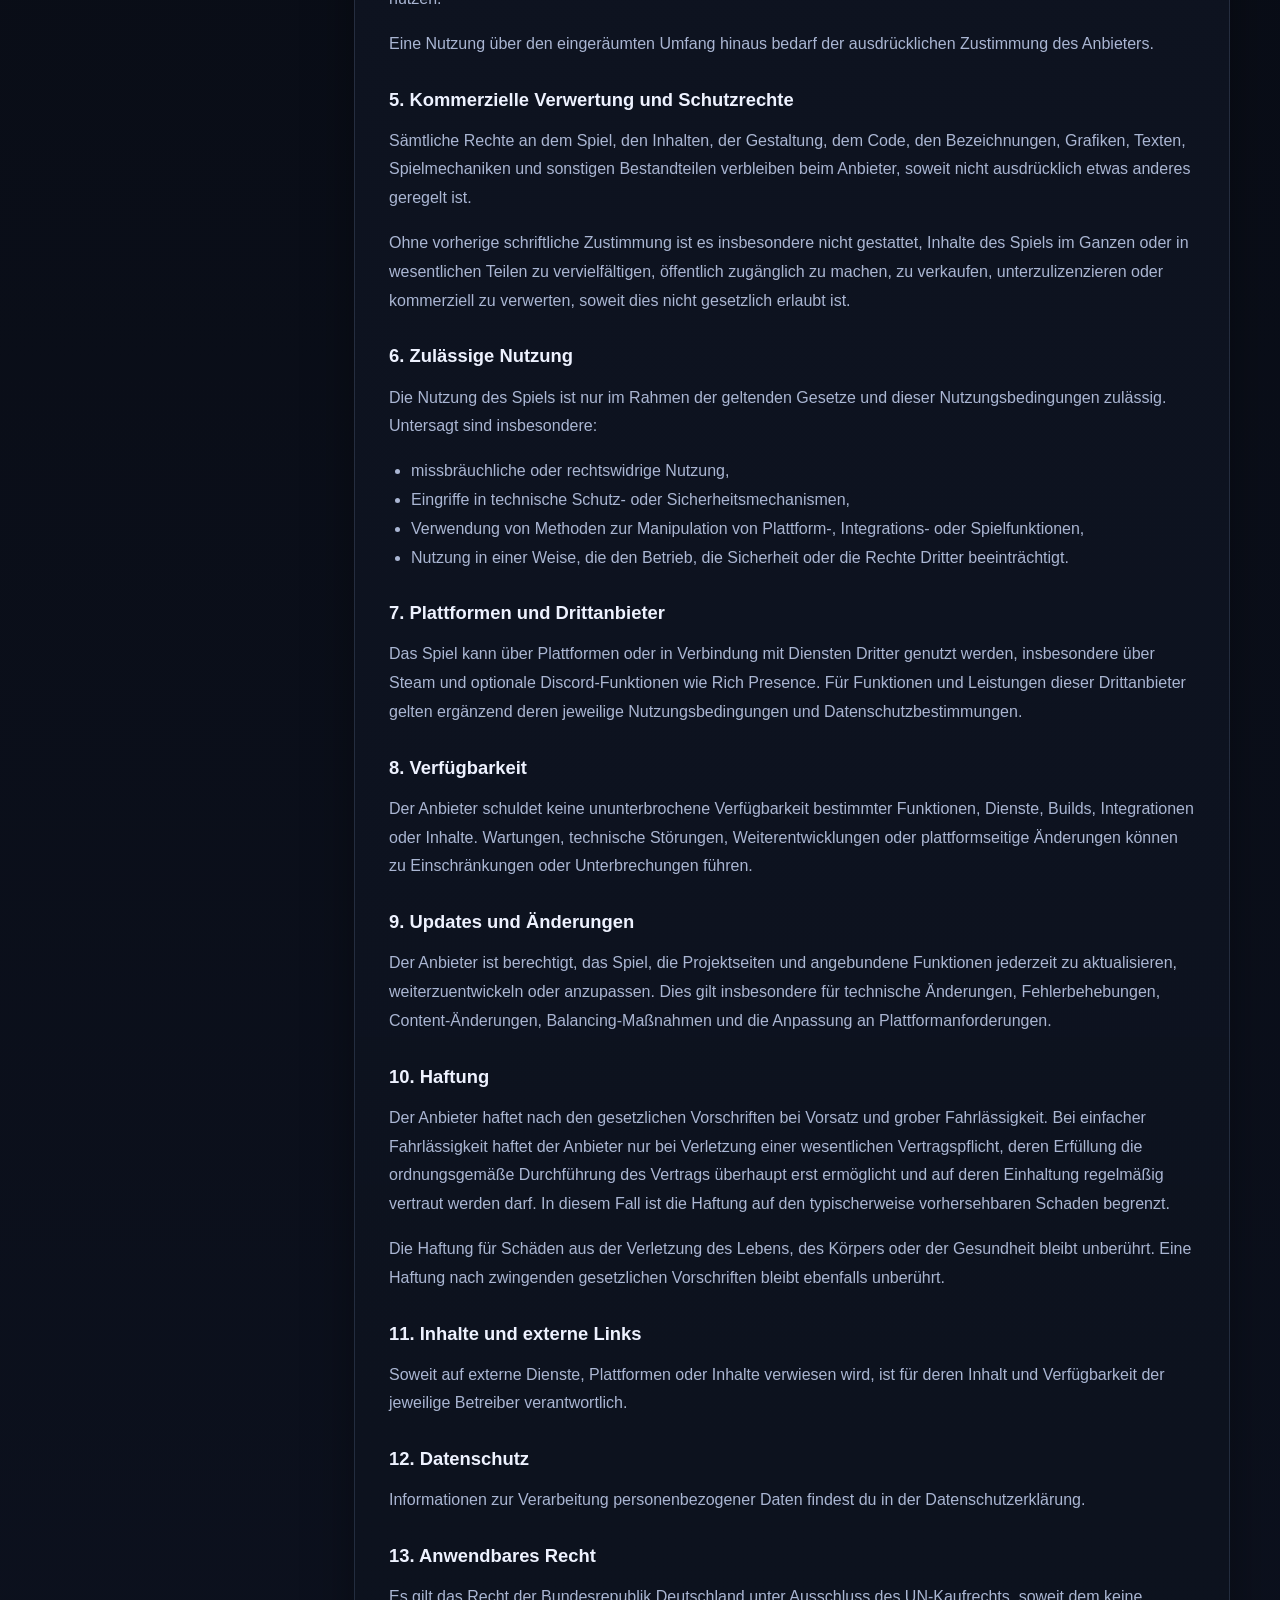
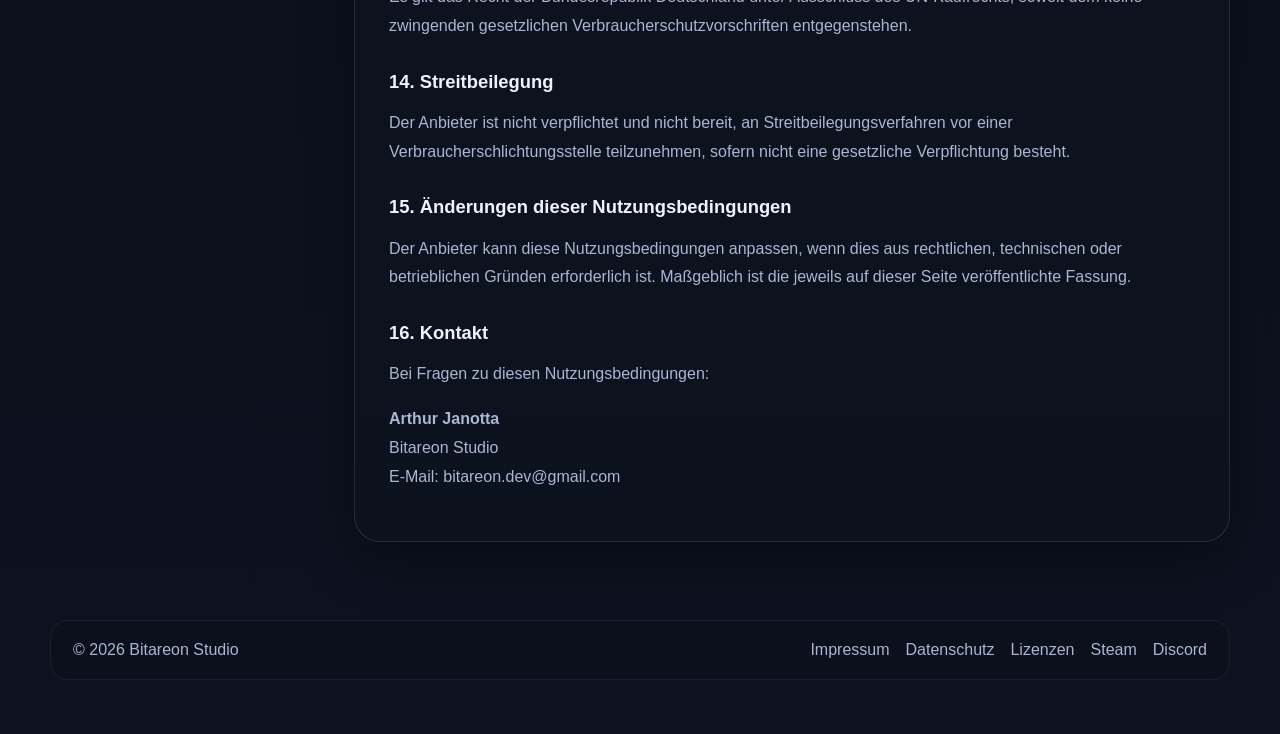
<file: gleam-nuggets/terms.html>
<!DOCTYPE html>
<html lang="de">
<head>
  <meta charset="UTF-8">
  <meta name="viewport" content="width=device-width, initial-scale=1.0">
  <title>Nutzungsbedingungen – Gleam Nuggets</title>
  <meta name="description" content="Nutzungsbedingungen für Gleam Nuggets von Arthur Janotta / Bitareon Studio.">
  <link rel="stylesheet" href="../assets/site.css">
</head>
<body>

  <div class="topbar">
    <div class="container topbar-inner">
      <a class="brand" href="../index.html" aria-label="Bitareon Games Startseite">
        <img class="brand-main-logo" src="../assets/Bitareon_Logo_2000x800.png" alt="Bitareon Games Logo">
      </a>
      <nav class="nav" aria-label="Hauptnavigation">
        <a href="../index.html">Home</a>
        <a href="../gloomvex/">Gloomvex</a>
        <a class="active" href="../gleam-nuggets/">Gleam Nuggets</a>
        <a href="https://discord.gg/qRFpBKGN" target="_blank" rel="noopener noreferrer">Discord</a>
      </nav>
    </div>
  </div>
  <header class="page-hero">
    <div class="container page-hero-inner">
      <div class="page-head hero-copy">
        <div class="breadcrumbs"><a href="../index.html">Bitareon Games</a><span>•</span><a href="./index.html">Gleam Nuggets</a><span>•</span><span>Nutzungsbedingungen</span></div>
        <img class="project-logo project-logo-square" src="../assets/GleamNuggets_Logo.png" alt="Gleam Nuggets Logo">
        <div class="eyebrow">Rechtliche Informationen</div>
        <h1>Nutzungsbedingungen</h1>
        <p class="lede">Direkter Zugriff auf die rechtlichen und organisatorischen Informationen zum Projekt. Alle Unterseiten sind hier zentral im gemeinsamen Seitenlayout erreichbar.</p>
        <div class="tab-nav"><a href="./index.html">Übersicht</a><a href="./privacy.html">Datenschutz</a><a class="active" href="./terms.html">Nutzungsbedingungen</a></div>
      </div>
      <aside class="page-side hero-side">
        <h2>Schnellzugriff</h2>
        <ul>
          <li>Offizielle Projektseite mit konsistenter Navigation zwischen Übersicht und Rechtstexten.</li>
          <li>Klare Rückwege zur Bitareon-Games-Startseite und zur jeweiligen Projektübersicht.</li>
          <li>Zentrale Pflege aller projektbezogenen Informationen in einer gemeinsamen Designlinie.</li>
        </ul>
      </aside>
    </div>
  </header>
  <main>
    <div class="container legal-layout">
      <aside class="legal-shell">
        <h3>Gleam Nuggets</h3>
        <div class="side-nav"><a href="./index.html">Übersicht</a><a href="./privacy.html">Datenschutz</a><a class="active" href="./terms.html">Nutzungsbedingungen</a></div>
      </aside>
      <article class="content-card">
<h1>Nutzungsbedingungen</h1>
<p class="muted">Stand: 31. März 2026</p>
<h2>1. Anbieter</h2>
<p>
        Diese Nutzungsbedingungen gelten für das Spiel <strong>Gleam Nuggets</strong> und die zugehörigen Projektseiten.
        Anbieter ist:
      </p>
<p>
<strong>Arthur Janotta</strong><br/>
        Bitareon Studio<br/>
        c/o Block Services<br/>
        Stuttgarter Str. 106<br/>
        70736 Fellbach<br/>
        Deutschland<br/>
        E-Mail: <a href="mailto:bitareon.dev@gmail.com">bitareon.dev@gmail.com</a>
</p>
<h2>2. Geltungsbereich</h2>
<p>
        Diese Nutzungsbedingungen regeln die Nutzung des Spiels <strong>Gleam Nuggets</strong>, der zugehörigen
        Projektseiten sowie optional angebundener Plattform- und Integrationsfunktionen, soweit diese im Zusammenhang
        mit dem Projekt bereitgestellt werden.
      </p>
<h2>3. Leistungsgegenstand</h2>
<p>
        Gleam Nuggets ist ein digitales Spiel. Der konkrete Leistungs- und Funktionsumfang ergibt sich aus der jeweils
        bereitgestellten Version des Spiels. Der Anbieter ist berechtigt, Inhalte, Systeme, Balance, technische Funktionen
        und Integrationen zu ändern, zu erweitern, einzuschränken oder zu entfernen, soweit dies der Weiterentwicklung,
        Wartung, Sicherheit oder Stabilität dient.
      </p>
<h2>4. Nutzungsrecht</h2>
<p>
        Der Anbieter räumt dir ein einfaches, nicht ausschließliches, nicht übertragbares und widerrufliches Recht ein,
        das Spiel im Rahmen der jeweils geltenden gesetzlichen Bestimmungen und dieser Nutzungsbedingungen zu nutzen.
      </p>
<p>
        Eine Nutzung über den eingeräumten Umfang hinaus bedarf der ausdrücklichen Zustimmung des Anbieters.
      </p>
<h2>5. Kommerzielle Verwertung und Schutzrechte</h2>
<p>
        Sämtliche Rechte an dem Spiel, den Inhalten, der Gestaltung, dem Code, den Bezeichnungen, Grafiken, Texten,
        Spielmechaniken und sonstigen Bestandteilen verbleiben beim Anbieter, soweit nicht ausdrücklich etwas anderes
        geregelt ist.
      </p>
<p>
        Ohne vorherige schriftliche Zustimmung ist es insbesondere nicht gestattet, Inhalte des Spiels im Ganzen oder
        in wesentlichen Teilen zu vervielfältigen, öffentlich zugänglich zu machen, zu verkaufen, unterzulizenzieren
        oder kommerziell zu verwerten, soweit dies nicht gesetzlich erlaubt ist.
      </p>
<h2>6. Zulässige Nutzung</h2>
<p>
        Die Nutzung des Spiels ist nur im Rahmen der geltenden Gesetze und dieser Nutzungsbedingungen zulässig.
        Untersagt sind insbesondere:
      </p>
<ul>
<li>missbräuchliche oder rechtswidrige Nutzung,</li>
<li>Eingriffe in technische Schutz- oder Sicherheitsmechanismen,</li>
<li>Verwendung von Methoden zur Manipulation von Plattform-, Integrations- oder Spielfunktionen,</li>
<li>Nutzung in einer Weise, die den Betrieb, die Sicherheit oder die Rechte Dritter beeinträchtigt.</li>
</ul>
<h2>7. Plattformen und Drittanbieter</h2>
<p>
        Das Spiel kann über Plattformen oder in Verbindung mit Diensten Dritter genutzt werden, insbesondere über Steam
        und optionale Discord-Funktionen wie Rich Presence. Für Funktionen und Leistungen dieser Drittanbieter gelten
        ergänzend deren jeweilige Nutzungsbedingungen und Datenschutzbestimmungen.
      </p>
<h2>8. Verfügbarkeit</h2>
<p>
        Der Anbieter schuldet keine ununterbrochene Verfügbarkeit bestimmter Funktionen, Dienste, Builds, Integrationen
        oder Inhalte. Wartungen, technische Störungen, Weiterentwicklungen oder plattformseitige Änderungen können zu
        Einschränkungen oder Unterbrechungen führen.
      </p>
<h2>9. Updates und Änderungen</h2>
<p>
        Der Anbieter ist berechtigt, das Spiel, die Projektseiten und angebundene Funktionen jederzeit zu aktualisieren,
        weiterzuentwickeln oder anzupassen. Dies gilt insbesondere für technische Änderungen, Fehlerbehebungen,
        Content-Änderungen, Balancing-Maßnahmen und die Anpassung an Plattformanforderungen.
      </p>
<h2>10. Haftung</h2>
<p>
        Der Anbieter haftet nach den gesetzlichen Vorschriften bei Vorsatz und grober Fahrlässigkeit. Bei einfacher
        Fahrlässigkeit haftet der Anbieter nur bei Verletzung einer wesentlichen Vertragspflicht, deren Erfüllung die
        ordnungsgemäße Durchführung des Vertrags überhaupt erst ermöglicht und auf deren Einhaltung regelmäßig vertraut
        werden darf. In diesem Fall ist die Haftung auf den typischerweise vorhersehbaren Schaden begrenzt.
      </p>
<p>
        Die Haftung für Schäden aus der Verletzung des Lebens, des Körpers oder der Gesundheit bleibt unberührt.
        Eine Haftung nach zwingenden gesetzlichen Vorschriften bleibt ebenfalls unberührt.
      </p>
<h2>11. Inhalte und externe Links</h2>
<p>
        Soweit auf externe Dienste, Plattformen oder Inhalte verwiesen wird, ist für deren Inhalt und Verfügbarkeit
        der jeweilige Betreiber verantwortlich.
      </p>
<h2>12. Datenschutz</h2>
<p>
        Informationen zur Verarbeitung personenbezogener Daten findest du in der
        <a href="./privacy.html">Datenschutzerklärung</a>.
      </p>
<h2>13. Anwendbares Recht</h2>
<p>
        Es gilt das Recht der Bundesrepublik Deutschland unter Ausschluss des UN-Kaufrechts, soweit dem keine zwingenden
        gesetzlichen Verbraucherschutzvorschriften entgegenstehen.
      </p>
<h2>14. Streitbeilegung</h2>
<p>
        Der Anbieter ist nicht verpflichtet und nicht bereit, an Streitbeilegungsverfahren vor einer
        Verbraucherschlichtungsstelle teilzunehmen, sofern nicht eine gesetzliche Verpflichtung besteht.
      </p>
<h2>15. Änderungen dieser Nutzungsbedingungen</h2>
<p>
        Der Anbieter kann diese Nutzungsbedingungen anpassen, wenn dies aus rechtlichen, technischen oder betrieblichen
        Gründen erforderlich ist. Maßgeblich ist die jeweils auf dieser Seite veröffentlichte Fassung.
      </p>
<h2>16. Kontakt</h2>
<p>
        Bei Fragen zu diesen Nutzungsbedingungen:
      </p>
<p>
<strong>Arthur Janotta</strong><br/>
        Bitareon Studio<br/>
        E-Mail: <a href="mailto:bitareon.dev@gmail.com">bitareon.dev@gmail.com</a>
</p>
</article>
    </div>
  </main>

  <footer>
    <div class="container">
      <div class="footer-box">
        <div>© 2026 Bitareon Studio</div>
        <div class="footer-links">
          <a href="../gloomvex/imprint.html">Impressum</a>
          <a href="../gloomvex/privacy.html">Datenschutz</a>
          <a href="../gloomvex/licenses.html">Lizenzen</a>
          <a href="https://store.steampowered.com/app/4449700/Gloomvex/" target="_blank" rel="noopener noreferrer">Steam</a>
          <a href="https://discord.gg/qRFpBKGN" target="_blank" rel="noopener noreferrer">Discord</a>
        </div>
      </div>
    </div>
  </footer>
</body>
</html>
</file>
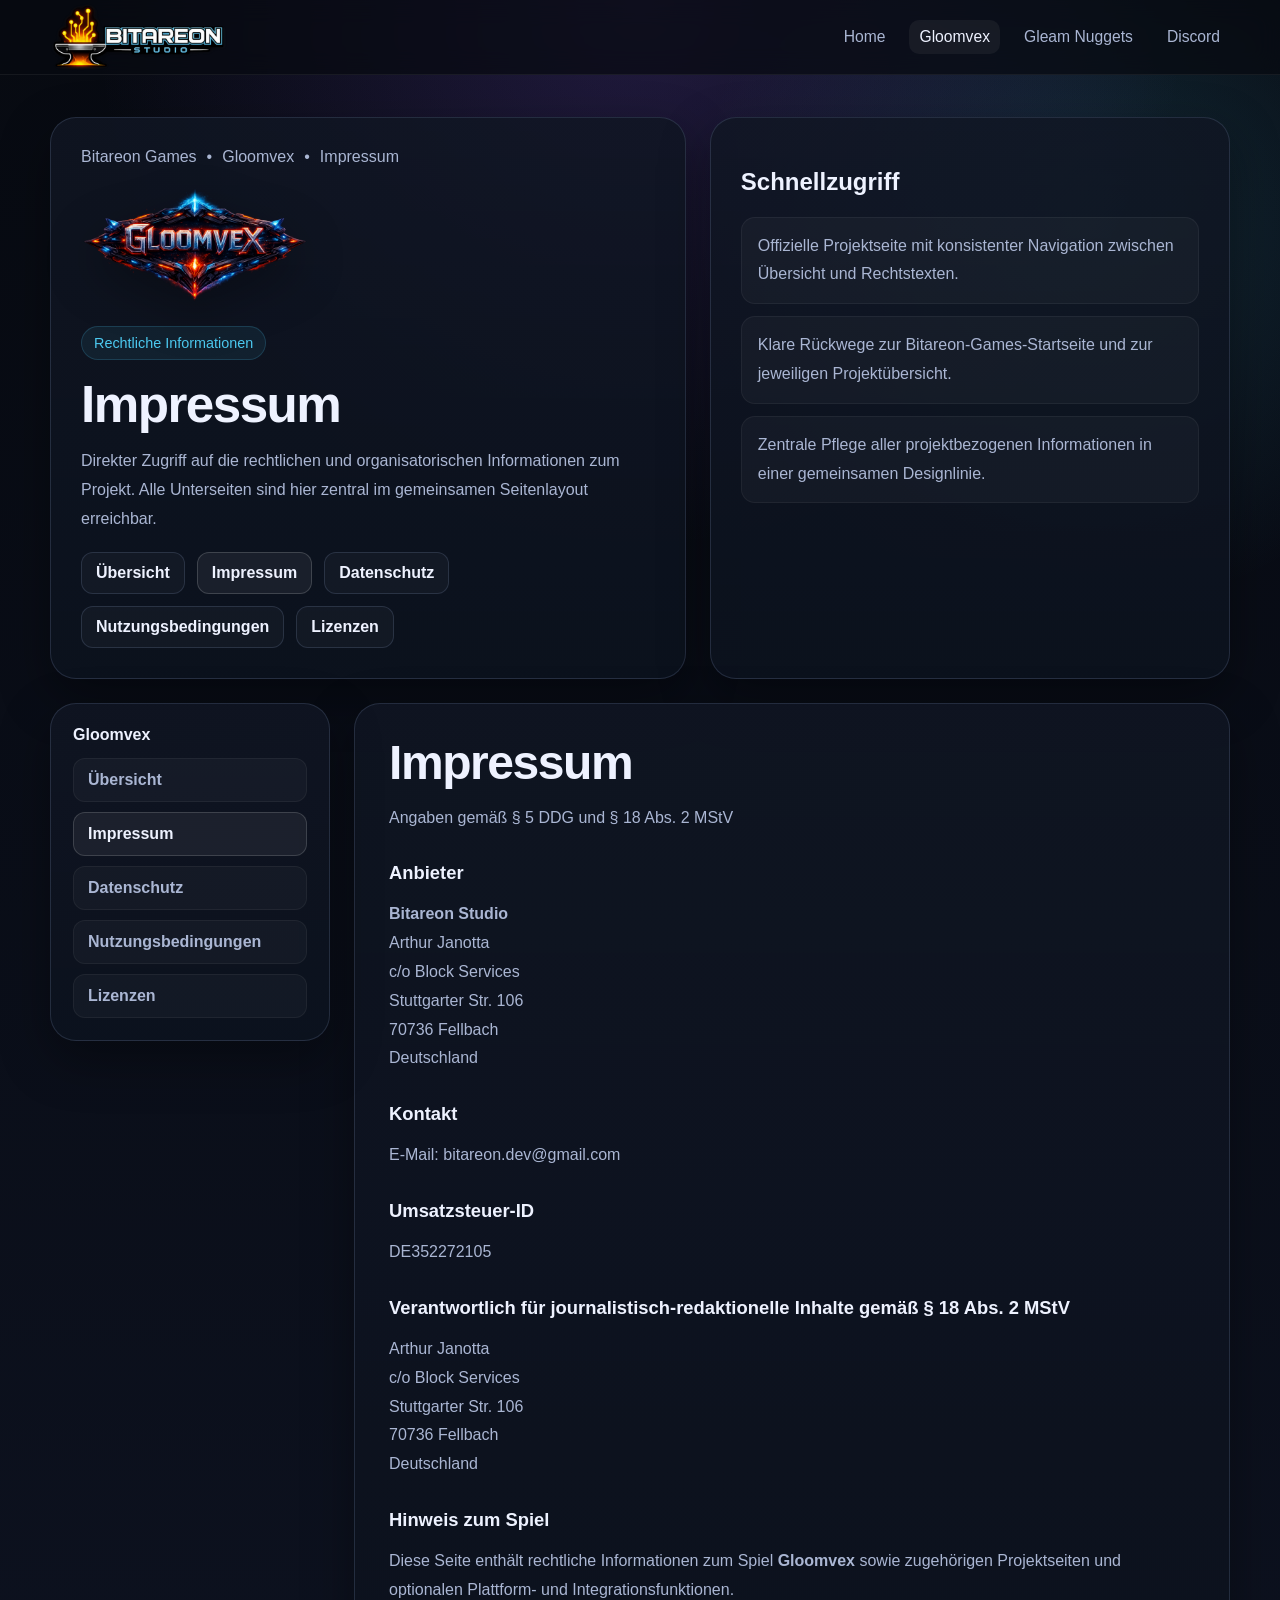
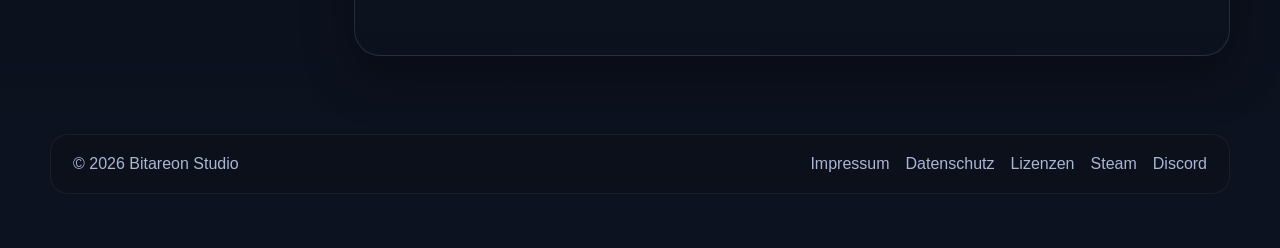
<file: gloomvex/imprint.html>
<!DOCTYPE html>
<html lang="de">
<head>
  <meta charset="UTF-8">
  <meta name="viewport" content="width=device-width, initial-scale=1.0">
  <title>Impressum – Gloomvex</title>
  <meta name="description" content="Impressum für Gloomvex von Bitareon Studio.">
  <link rel="stylesheet" href="../assets/site.css">
</head>
<body>

  <div class="topbar">
    <div class="container topbar-inner">
      <a class="brand" href="../index.html" aria-label="Bitareon Games Startseite">
        <img class="brand-main-logo" src="../assets/Bitareon_Logo_2000x800.png" alt="Bitareon Games Logo">
      </a>
      <nav class="nav" aria-label="Hauptnavigation">
        <a href="../index.html">Home</a>
        <a class="active" href="../gloomvex/">Gloomvex</a>
        <a href="../gleam-nuggets/">Gleam Nuggets</a>
        <a href="https://discord.gg/qRFpBKGN" target="_blank" rel="noopener noreferrer">Discord</a>
      </nav>
    </div>
  </div>
  <header class="page-hero">
    <div class="container page-hero-inner">
      <div class="page-head hero-copy">
        <div class="breadcrumbs"><a href="../index.html">Bitareon Games</a><span>•</span><a href="./index.html">Gloomvex</a><span>•</span><span>Impressum</span></div>
        <img class="project-logo project-logo-wide" src="../assets/Gloomvex Logo 1280x720.png" alt="Gloomvex Logo">
        <div class="eyebrow">Rechtliche Informationen</div>
        <h1>Impressum</h1>
        <p class="lede">Direkter Zugriff auf die rechtlichen und organisatorischen Informationen zum Projekt. Alle Unterseiten sind hier zentral im gemeinsamen Seitenlayout erreichbar.</p>
        <div class="tab-nav"><a href="./index.html">Übersicht</a><a class="active" href="./imprint.html">Impressum</a><a href="./privacy.html">Datenschutz</a><a href="./terms.html">Nutzungsbedingungen</a><a href="./licenses.html">Lizenzen</a></div>
      </div>
      <aside class="page-side hero-side">
        <h2>Schnellzugriff</h2>
        <ul>
          <li>Offizielle Projektseite mit konsistenter Navigation zwischen Übersicht und Rechtstexten.</li>
          <li>Klare Rückwege zur Bitareon-Games-Startseite und zur jeweiligen Projektübersicht.</li>
          <li>Zentrale Pflege aller projektbezogenen Informationen in einer gemeinsamen Designlinie.</li>
        </ul>
      </aside>
    </div>
  </header>
  <main>
    <div class="container legal-layout">
      <aside class="legal-shell">
        <h3>Gloomvex</h3>
        <div class="side-nav"><a href="./index.html">Übersicht</a><a class="active" href="./imprint.html">Impressum</a><a href="./privacy.html">Datenschutz</a><a href="./terms.html">Nutzungsbedingungen</a><a href="./licenses.html">Lizenzen</a></div>
      </aside>
      <article class="content-card">
<h1>Impressum</h1>
<p class="muted">Angaben gemäß § 5 DDG und § 18 Abs. 2 MStV</p>
<h2>Anbieter</h2>
<p>
<strong>Bitareon Studio</strong><br/>
        Arthur Janotta<br/>
        c/o Block Services<br/>
        Stuttgarter Str. 106<br/>
        70736 Fellbach<br/>
        Deutschland
      </p>
<h2>Kontakt</h2>
<p>
        E-Mail: <a href="mailto:bitareon.dev@gmail.com">bitareon.dev@gmail.com</a>
</p>
<h2>Umsatzsteuer-ID</h2>
<p>DE352272105</p>
<h2>Verantwortlich für journalistisch-redaktionelle Inhalte gemäß § 18 Abs. 2 MStV</h2>
<p>
        Arthur Janotta<br/>
        c/o Block Services<br/>
        Stuttgarter Str. 106<br/>
        70736 Fellbach<br/>
        Deutschland
      </p>
<h2>Hinweis zum Spiel</h2>
<p>
        Diese Seite enthält rechtliche Informationen zum Spiel <strong>Gloomvex</strong> sowie zugehörigen Projektseiten und optionalen Plattform- und Integrationsfunktionen.
      </p>
</article>
    </div>
  </main>

  <footer>
    <div class="container">
      <div class="footer-box">
        <div>© 2026 Bitareon Studio</div>
        <div class="footer-links">
          <a href="../gloomvex/imprint.html">Impressum</a>
          <a href="../gloomvex/privacy.html">Datenschutz</a>
          <a href="../gloomvex/licenses.html">Lizenzen</a>
          <a href="https://store.steampowered.com/app/4449700/Gloomvex/" target="_blank" rel="noopener noreferrer">Steam</a>
          <a href="https://discord.gg/qRFpBKGN" target="_blank" rel="noopener noreferrer">Discord</a>
        </div>
      </div>
    </div>
  </footer>
</body>
</html>
</file>
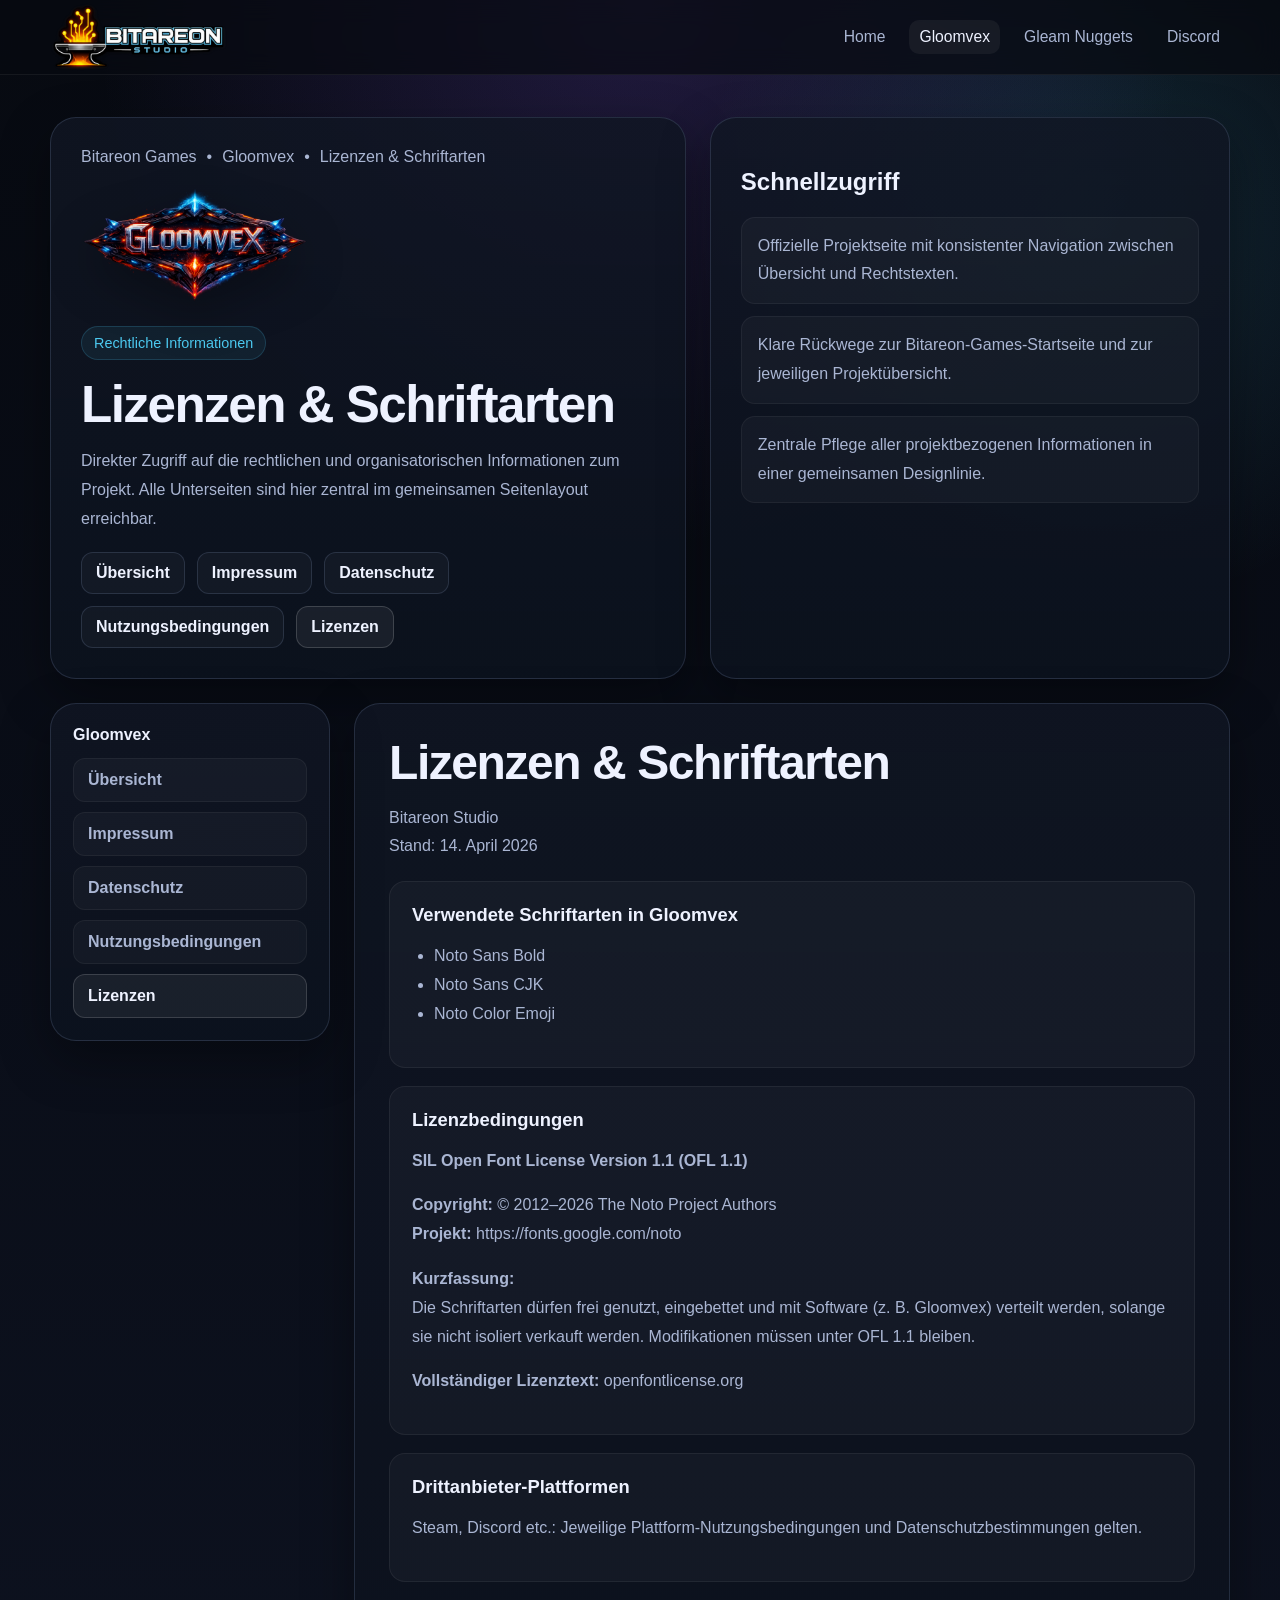
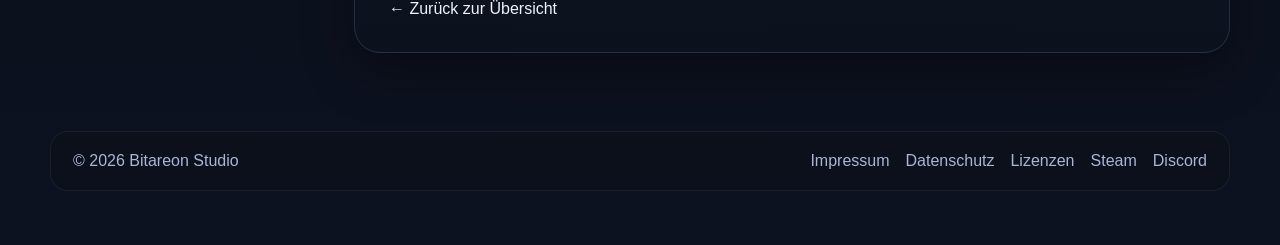
<file: gloomvex/licenses.html>
<!DOCTYPE html>
<html lang="de">
<head>
  <meta charset="UTF-8">
  <meta name="viewport" content="width=device-width, initial-scale=1.0">
  <title>Lizenzen & Schriftarten – Gloomvex</title>
  <meta name="description" content="Lizenz- und Font-Hinweise für Gloomvex von Bitareon Studio.">
  <link rel="stylesheet" href="../assets/site.css">
</head>
<body>

  <div class="topbar">
    <div class="container topbar-inner">
      <a class="brand" href="../index.html" aria-label="Bitareon Games Startseite">
        <img class="brand-main-logo" src="../assets/Bitareon_Logo_2000x800.png" alt="Bitareon Games Logo">
      </a>
      <nav class="nav" aria-label="Hauptnavigation">
        <a href="../index.html">Home</a>
        <a class="active" href="../gloomvex/">Gloomvex</a>
        <a href="../gleam-nuggets/">Gleam Nuggets</a>
        <a href="https://discord.gg/qRFpBKGN" target="_blank" rel="noopener noreferrer">Discord</a>
      </nav>
    </div>
  </div>
  <header class="page-hero">
    <div class="container page-hero-inner">
      <div class="page-head hero-copy">
        <div class="breadcrumbs"><a href="../index.html">Bitareon Games</a><span>•</span><a href="./index.html">Gloomvex</a><span>•</span><span>Lizenzen & Schriftarten</span></div>
        <img class="project-logo project-logo-wide" src="../assets/Gloomvex Logo 1280x720.png" alt="Gloomvex Logo">
        <div class="eyebrow">Rechtliche Informationen</div>
        <h1>Lizenzen & Schriftarten</h1>
        <p class="lede">Direkter Zugriff auf die rechtlichen und organisatorischen Informationen zum Projekt. Alle Unterseiten sind hier zentral im gemeinsamen Seitenlayout erreichbar.</p>
        <div class="tab-nav"><a href="./index.html">Übersicht</a><a href="./imprint.html">Impressum</a><a href="./privacy.html">Datenschutz</a><a href="./terms.html">Nutzungsbedingungen</a><a class="active" href="./licenses.html">Lizenzen</a></div>
      </div>
      <aside class="page-side hero-side">
        <h2>Schnellzugriff</h2>
        <ul>
          <li>Offizielle Projektseite mit konsistenter Navigation zwischen Übersicht und Rechtstexten.</li>
          <li>Klare Rückwege zur Bitareon-Games-Startseite und zur jeweiligen Projektübersicht.</li>
          <li>Zentrale Pflege aller projektbezogenen Informationen in einer gemeinsamen Designlinie.</li>
        </ul>
      </aside>
    </div>
  </header>
  <main>
    <div class="container legal-layout">
      <aside class="legal-shell">
        <h3>Gloomvex</h3>
        <div class="side-nav"><a href="./index.html">Übersicht</a><a href="./imprint.html">Impressum</a><a href="./privacy.html">Datenschutz</a><a href="./terms.html">Nutzungsbedingungen</a><a class="active" href="./licenses.html">Lizenzen</a></div>
      </aside>
      <article class="content-card">
<h1>Lizenzen &amp; Schriftarten</h1>
<p class="meta">
      Bitareon Studio<br/>
      Stand: 14. April 2026
    </p>
<div class="box">
<h2>Verwendete Schriftarten in Gloomvex</h2>
<ul>
<li>Noto Sans Bold</li>
<li>Noto Sans CJK</li>
<li>Noto Color Emoji</li>
</ul>
</div>
<div class="box">
<h2>Lizenzbedingungen</h2>
<p><strong>SIL Open Font License Version 1.1 (OFL 1.1)</strong></p>
<p>
<strong>Copyright:</strong> © 2012–2026 The Noto Project Authors<br/>
<strong>Projekt:</strong> <a href="https://fonts.google.com/noto" rel="noopener noreferrer" target="_blank">https://fonts.google.com/noto</a>
</p>
<p>
<strong>Kurzfassung:</strong><br/>
        Die Schriftarten dürfen frei genutzt, eingebettet und mit Software
        (z. B. Gloomvex) verteilt werden, solange sie nicht isoliert verkauft werden.
        Modifikationen müssen unter OFL 1.1 bleiben.
      </p>
<p>
<strong>Vollständiger Lizenztext:</strong>
<a href="https://openfontlicense.org" rel="noopener noreferrer" target="_blank">openfontlicense.org</a>
</p>
</div>
<div class="box">
<h2>Drittanbieter-Plattformen</h2>
<p>
        Steam, Discord etc.: Jeweilige Plattform-Nutzungsbedingungen und
        Datenschutzbestimmungen gelten.
      </p>
</div>
<a class="back-link" href="index.html">← Zurück zur Übersicht</a>
</article>
    </div>
  </main>

  <footer>
    <div class="container">
      <div class="footer-box">
        <div>© 2026 Bitareon Studio</div>
        <div class="footer-links">
          <a href="../gloomvex/imprint.html">Impressum</a>
          <a href="../gloomvex/privacy.html">Datenschutz</a>
          <a href="../gloomvex/licenses.html">Lizenzen</a>
          <a href="https://store.steampowered.com/app/4449700/Gloomvex/" target="_blank" rel="noopener noreferrer">Steam</a>
          <a href="https://discord.gg/qRFpBKGN" target="_blank" rel="noopener noreferrer">Discord</a>
        </div>
      </div>
    </div>
  </footer>
</body>
</html>
</file>
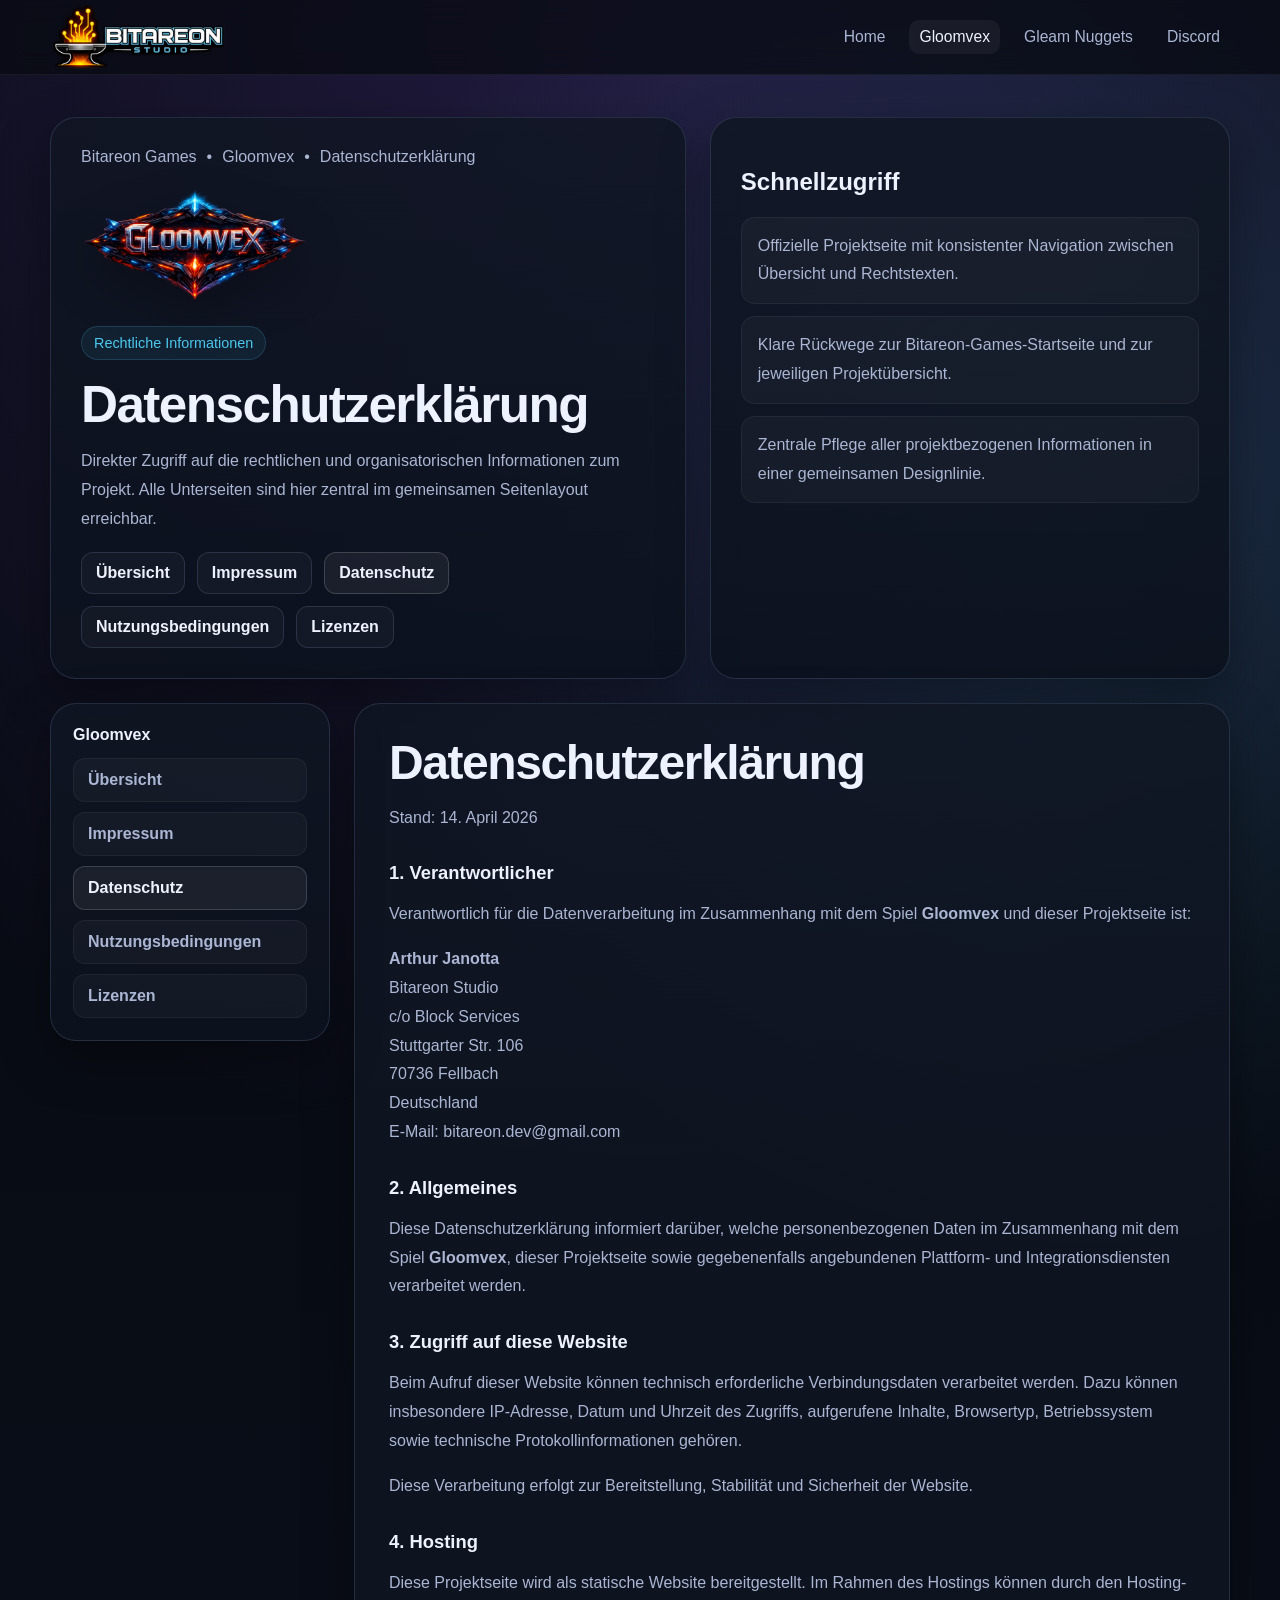
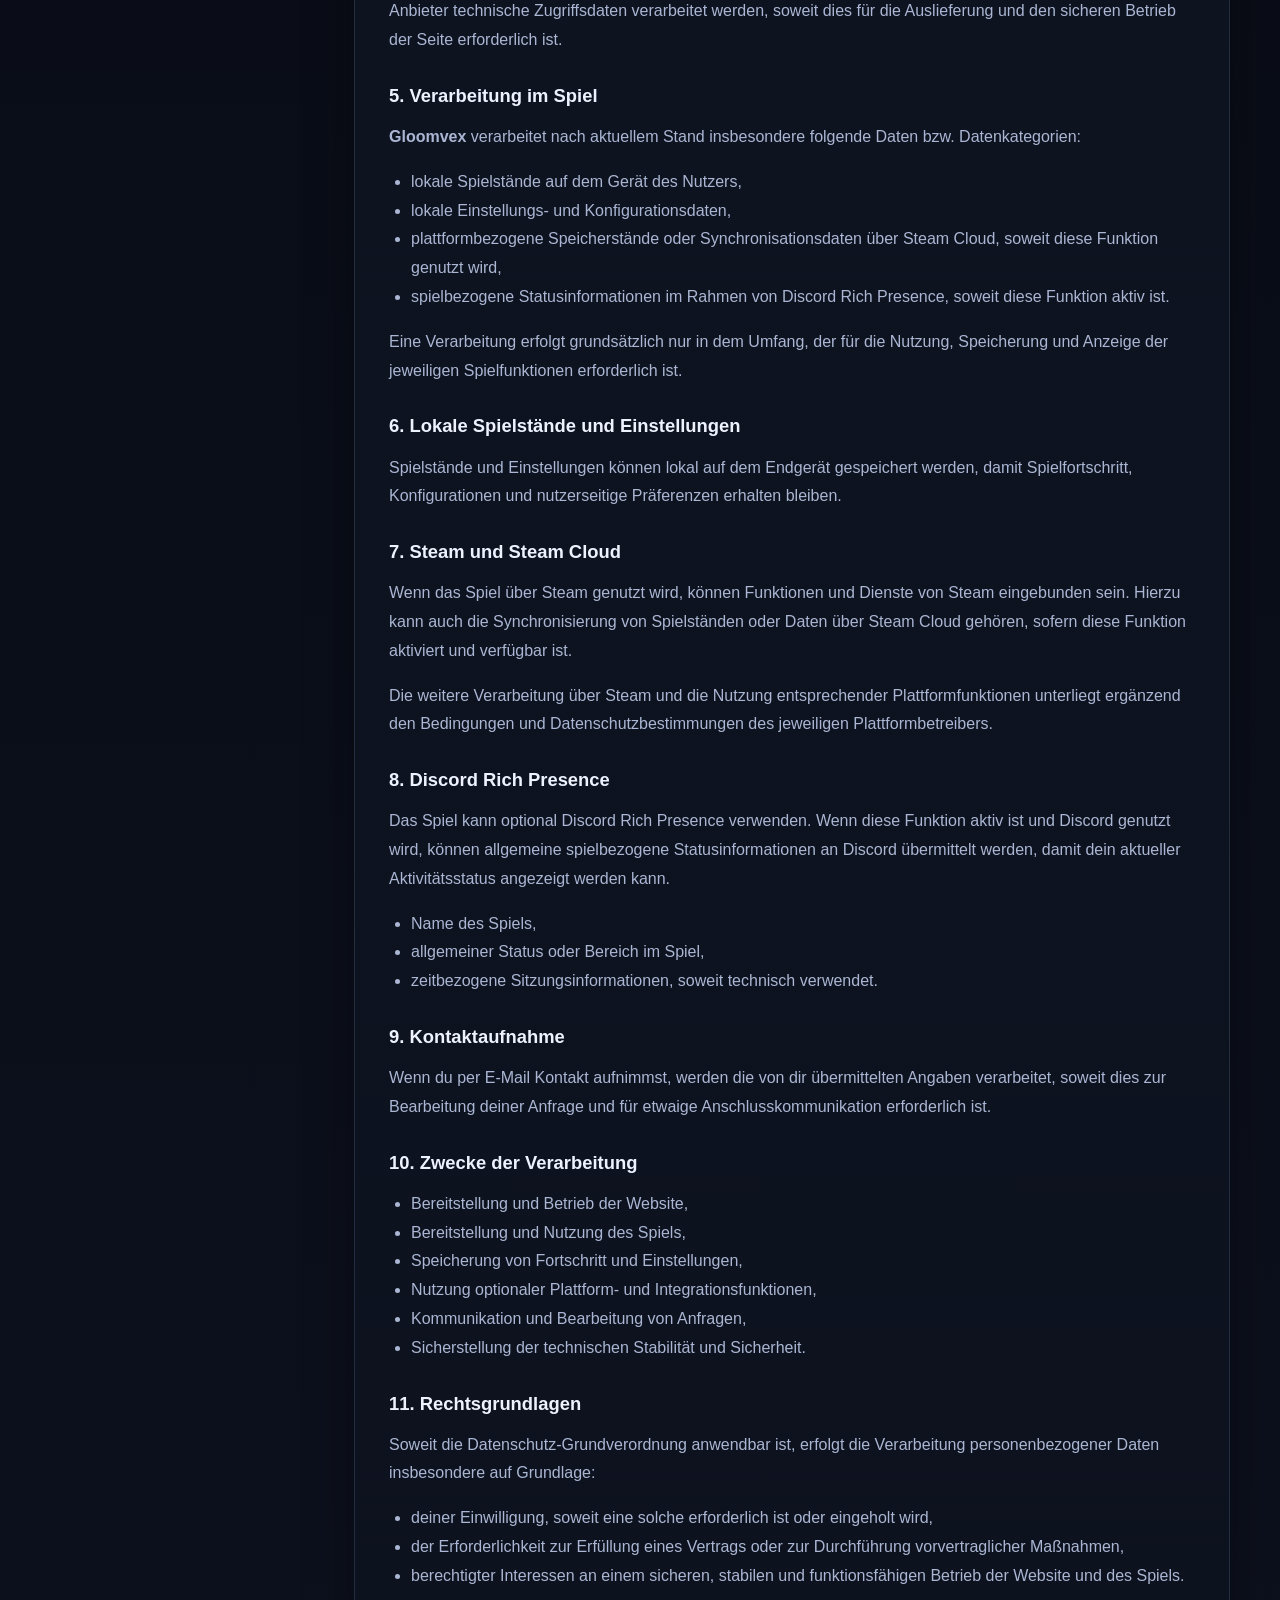
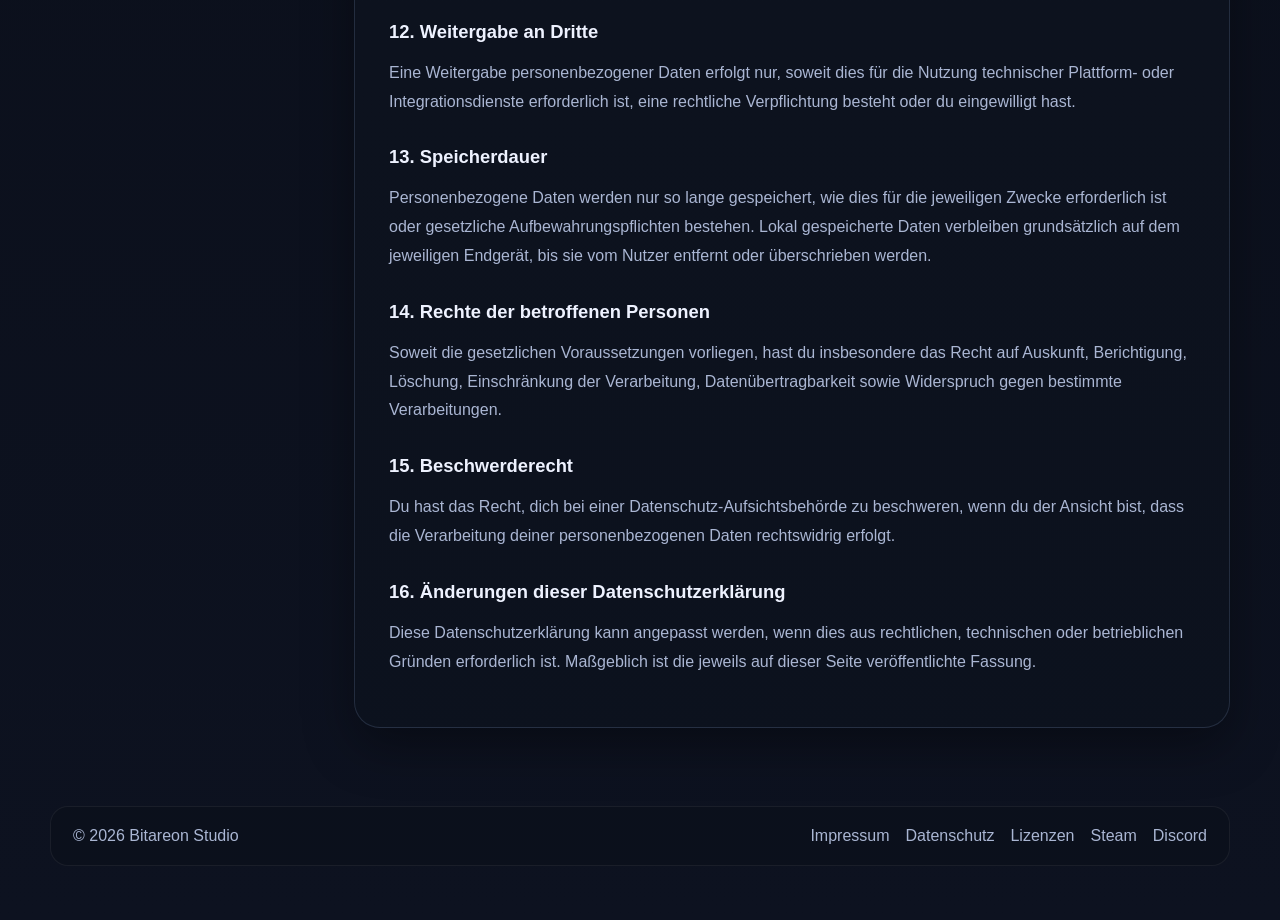
<file: gloomvex/privacy.html>
<!DOCTYPE html>
<html lang="de">
<head>
  <meta charset="UTF-8">
  <meta name="viewport" content="width=device-width, initial-scale=1.0">
  <title>Datenschutzerklärung – Gloomvex</title>
  <meta name="description" content="Datenschutzerklärung für Gloomvex von Arthur Janotta / Bitareon Studio.">
  <link rel="stylesheet" href="../assets/site.css">
</head>
<body>

  <div class="topbar">
    <div class="container topbar-inner">
      <a class="brand" href="../index.html" aria-label="Bitareon Games Startseite">
        <img class="brand-main-logo" src="../assets/Bitareon_Logo_2000x800.png" alt="Bitareon Games Logo">
      </a>
      <nav class="nav" aria-label="Hauptnavigation">
        <a href="../index.html">Home</a>
        <a class="active" href="../gloomvex/">Gloomvex</a>
        <a href="../gleam-nuggets/">Gleam Nuggets</a>
        <a href="https://discord.gg/qRFpBKGN" target="_blank" rel="noopener noreferrer">Discord</a>
      </nav>
    </div>
  </div>
  <header class="page-hero">
    <div class="container page-hero-inner">
      <div class="page-head hero-copy">
        <div class="breadcrumbs"><a href="../index.html">Bitareon Games</a><span>•</span><a href="./index.html">Gloomvex</a><span>•</span><span>Datenschutzerklärung</span></div>
        <img class="project-logo project-logo-wide" src="../assets/Gloomvex Logo 1280x720.png" alt="Gloomvex Logo">
        <div class="eyebrow">Rechtliche Informationen</div>
        <h1>Datenschutzerklärung</h1>
        <p class="lede">Direkter Zugriff auf die rechtlichen und organisatorischen Informationen zum Projekt. Alle Unterseiten sind hier zentral im gemeinsamen Seitenlayout erreichbar.</p>
        <div class="tab-nav"><a href="./index.html">Übersicht</a><a href="./imprint.html">Impressum</a><a class="active" href="./privacy.html">Datenschutz</a><a href="./terms.html">Nutzungsbedingungen</a><a href="./licenses.html">Lizenzen</a></div>
      </div>
      <aside class="page-side hero-side">
        <h2>Schnellzugriff</h2>
        <ul>
          <li>Offizielle Projektseite mit konsistenter Navigation zwischen Übersicht und Rechtstexten.</li>
          <li>Klare Rückwege zur Bitareon-Games-Startseite und zur jeweiligen Projektübersicht.</li>
          <li>Zentrale Pflege aller projektbezogenen Informationen in einer gemeinsamen Designlinie.</li>
        </ul>
      </aside>
    </div>
  </header>
  <main>
    <div class="container legal-layout">
      <aside class="legal-shell">
        <h3>Gloomvex</h3>
        <div class="side-nav"><a href="./index.html">Übersicht</a><a href="./imprint.html">Impressum</a><a class="active" href="./privacy.html">Datenschutz</a><a href="./terms.html">Nutzungsbedingungen</a><a href="./licenses.html">Lizenzen</a></div>
      </aside>
      <article class="content-card">
<h1>Datenschutzerklärung</h1>
<p class="muted">Stand: 14. April 2026</p>
<h2>1. Verantwortlicher</h2>
<p>
        Verantwortlich für die Datenverarbeitung im Zusammenhang mit dem Spiel <strong>Gloomvex</strong>
        und dieser Projektseite ist:
      </p>
<p>
<strong>Arthur Janotta</strong><br/>
        Bitareon Studio<br/>
        c/o Block Services<br/>
        Stuttgarter Str. 106<br/>
        70736 Fellbach<br/>
        Deutschland<br/>
        E-Mail: <a href="mailto:bitareon.dev@gmail.com">bitareon.dev@gmail.com</a>
</p>
<h2>2. Allgemeines</h2>
<p>
        Diese Datenschutzerklärung informiert darüber, welche personenbezogenen Daten im Zusammenhang mit dem Spiel
        <strong>Gloomvex</strong>, dieser Projektseite sowie gegebenenfalls angebundenen Plattform- und Integrationsdiensten verarbeitet werden.
      </p>
<h2>3. Zugriff auf diese Website</h2>
<p>
        Beim Aufruf dieser Website können technisch erforderliche Verbindungsdaten verarbeitet werden. Dazu können
        insbesondere IP-Adresse, Datum und Uhrzeit des Zugriffs, aufgerufene Inhalte, Browsertyp, Betriebssystem
        sowie technische Protokollinformationen gehören.
      </p>
<p>Diese Verarbeitung erfolgt zur Bereitstellung, Stabilität und Sicherheit der Website.</p>
<h2>4. Hosting</h2>
<p>
        Diese Projektseite wird als statische Website bereitgestellt. Im Rahmen des Hostings können durch den Hosting-Anbieter
        technische Zugriffsdaten verarbeitet werden, soweit dies für die Auslieferung und den sicheren Betrieb der Seite erforderlich ist.
      </p>
<h2>5. Verarbeitung im Spiel</h2>
<p>
<strong>Gloomvex</strong> verarbeitet nach aktuellem Stand insbesondere folgende Daten bzw. Datenkategorien:
      </p>
<ul>
<li>lokale Spielstände auf dem Gerät des Nutzers,</li>
<li>lokale Einstellungs- und Konfigurationsdaten,</li>
<li>plattformbezogene Speicherstände oder Synchronisationsdaten über Steam Cloud, soweit diese Funktion genutzt wird,</li>
<li>spielbezogene Statusinformationen im Rahmen von Discord Rich Presence, soweit diese Funktion aktiv ist.</li>
</ul>
<p>
        Eine Verarbeitung erfolgt grundsätzlich nur in dem Umfang, der für die Nutzung, Speicherung und Anzeige der jeweiligen Spielfunktionen erforderlich ist.
      </p>
<h2>6. Lokale Spielstände und Einstellungen</h2>
<p>
        Spielstände und Einstellungen können lokal auf dem Endgerät gespeichert werden, damit Spielfortschritt,
        Konfigurationen und nutzerseitige Präferenzen erhalten bleiben.
      </p>
<h2>7. Steam und Steam Cloud</h2>
<p>
        Wenn das Spiel über Steam genutzt wird, können Funktionen und Dienste von Steam eingebunden sein. Hierzu kann
        auch die Synchronisierung von Spielständen oder Daten über Steam Cloud gehören, sofern diese Funktion aktiviert
        und verfügbar ist.
      </p>
<p>
        Die weitere Verarbeitung über Steam und die Nutzung entsprechender Plattformfunktionen unterliegt ergänzend den Bedingungen
        und Datenschutzbestimmungen des jeweiligen Plattformbetreibers.
      </p>
<h2>8. Discord Rich Presence</h2>
<p>
        Das Spiel kann optional Discord Rich Presence verwenden. Wenn diese Funktion aktiv ist und Discord genutzt wird,
        können allgemeine spielbezogene Statusinformationen an Discord übermittelt werden, damit dein aktueller Aktivitätsstatus angezeigt werden kann.
      </p>
<ul>
<li>Name des Spiels,</li>
<li>allgemeiner Status oder Bereich im Spiel,</li>
<li>zeitbezogene Sitzungsinformationen, soweit technisch verwendet.</li>
</ul>
<h2>9. Kontaktaufnahme</h2>
<p>
        Wenn du per E-Mail Kontakt aufnimmst, werden die von dir übermittelten Angaben verarbeitet, soweit dies zur Bearbeitung deiner Anfrage
        und für etwaige Anschlusskommunikation erforderlich ist.
      </p>
<h2>10. Zwecke der Verarbeitung</h2>
<ul>
<li>Bereitstellung und Betrieb der Website,</li>
<li>Bereitstellung und Nutzung des Spiels,</li>
<li>Speicherung von Fortschritt und Einstellungen,</li>
<li>Nutzung optionaler Plattform- und Integrationsfunktionen,</li>
<li>Kommunikation und Bearbeitung von Anfragen,</li>
<li>Sicherstellung der technischen Stabilität und Sicherheit.</li>
</ul>
<h2>11. Rechtsgrundlagen</h2>
<p>
        Soweit die Datenschutz-Grundverordnung anwendbar ist, erfolgt die Verarbeitung personenbezogener Daten insbesondere auf Grundlage:
      </p>
<ul>
<li>deiner Einwilligung, soweit eine solche erforderlich ist oder eingeholt wird,</li>
<li>der Erforderlichkeit zur Erfüllung eines Vertrags oder zur Durchführung vorvertraglicher Maßnahmen,</li>
<li>berechtigter Interessen an einem sicheren, stabilen und funktionsfähigen Betrieb der Website und des Spiels.</li>
</ul>
<h2>12. Weitergabe an Dritte</h2>
<p>
        Eine Weitergabe personenbezogener Daten erfolgt nur, soweit dies für die Nutzung technischer Plattform- oder Integrationsdienste erforderlich ist,
        eine rechtliche Verpflichtung besteht oder du eingewilligt hast.
      </p>
<h2>13. Speicherdauer</h2>
<p>
        Personenbezogene Daten werden nur so lange gespeichert, wie dies für die jeweiligen Zwecke erforderlich ist oder gesetzliche Aufbewahrungspflichten bestehen.
        Lokal gespeicherte Daten verbleiben grundsätzlich auf dem jeweiligen Endgerät, bis sie vom Nutzer entfernt oder überschrieben werden.
      </p>
<h2>14. Rechte der betroffenen Personen</h2>
<p>
        Soweit die gesetzlichen Voraussetzungen vorliegen, hast du insbesondere das Recht auf Auskunft, Berichtigung, Löschung, Einschränkung der Verarbeitung,
        Datenübertragbarkeit sowie Widerspruch gegen bestimmte Verarbeitungen.
      </p>
<h2>15. Beschwerderecht</h2>
<p>
        Du hast das Recht, dich bei einer Datenschutz-Aufsichtsbehörde zu beschweren, wenn du der Ansicht bist, dass die Verarbeitung deiner personenbezogenen Daten rechtswidrig erfolgt.
      </p>
<h2>16. Änderungen dieser Datenschutzerklärung</h2>
<p>
        Diese Datenschutzerklärung kann angepasst werden, wenn dies aus rechtlichen, technischen oder betrieblichen Gründen erforderlich ist.
        Maßgeblich ist die jeweils auf dieser Seite veröffentlichte Fassung.
      </p>
</article>
    </div>
  </main>

  <footer>
    <div class="container">
      <div class="footer-box">
        <div>© 2026 Bitareon Studio</div>
        <div class="footer-links">
          <a href="../gloomvex/imprint.html">Impressum</a>
          <a href="../gloomvex/privacy.html">Datenschutz</a>
          <a href="../gloomvex/licenses.html">Lizenzen</a>
          <a href="https://store.steampowered.com/app/4449700/Gloomvex/" target="_blank" rel="noopener noreferrer">Steam</a>
          <a href="https://discord.gg/qRFpBKGN" target="_blank" rel="noopener noreferrer">Discord</a>
        </div>
      </div>
    </div>
  </footer>
</body>
</html>
</file>
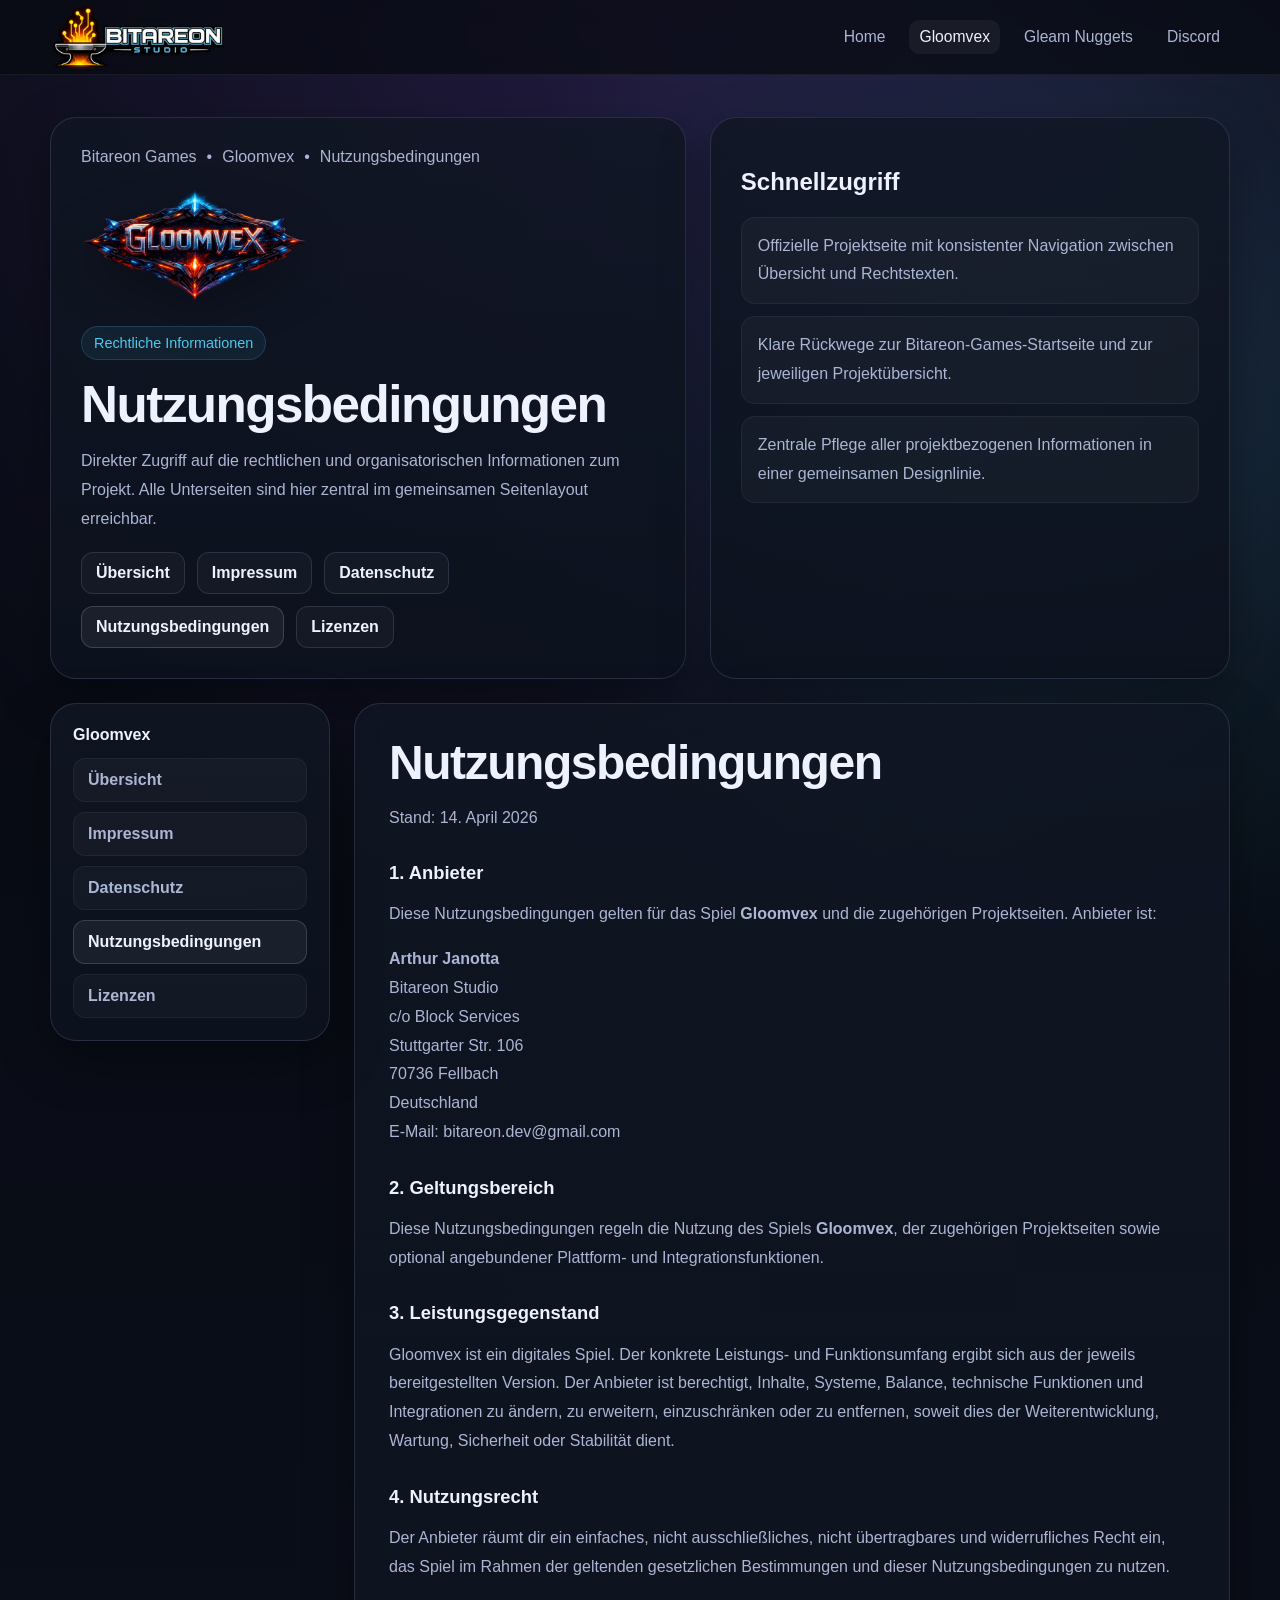
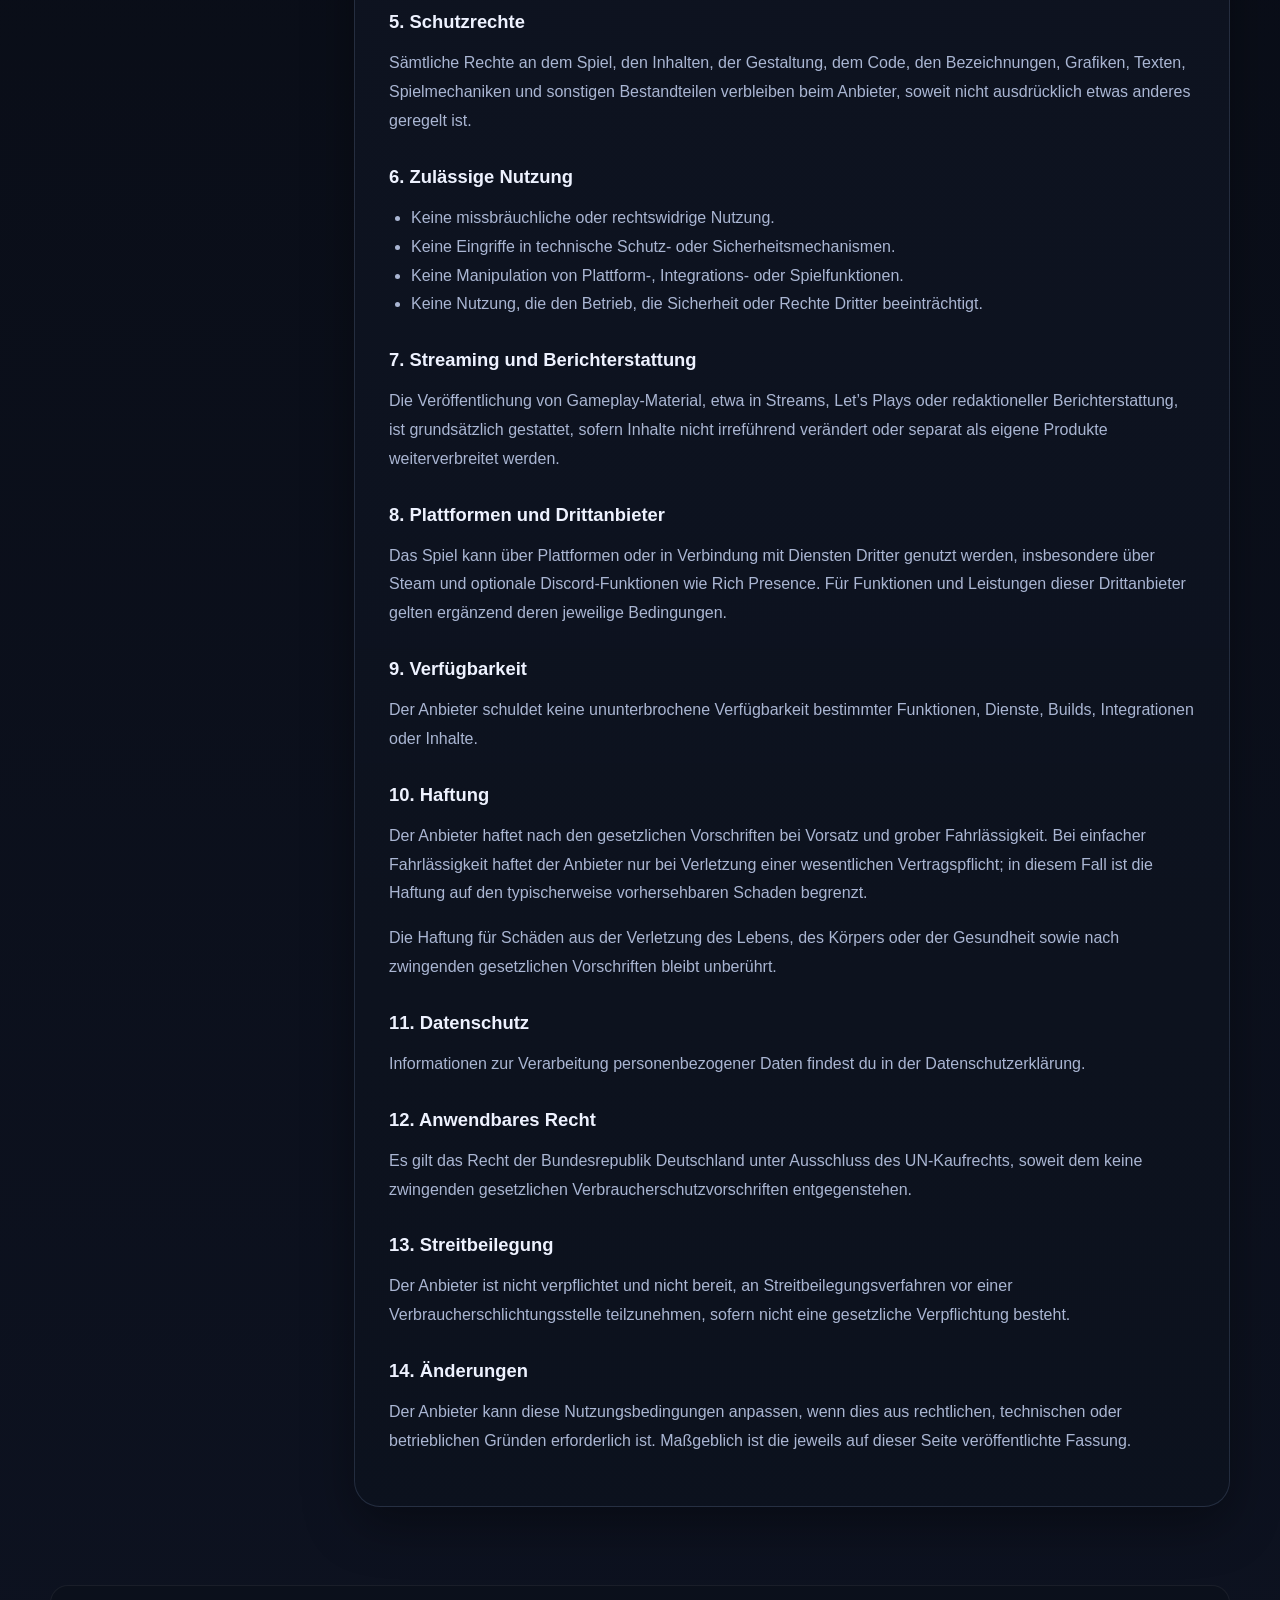
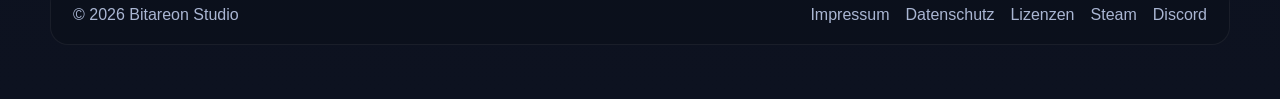
<file: gloomvex/terms.html>
<!DOCTYPE html>
<html lang="de">
<head>
  <meta charset="UTF-8">
  <meta name="viewport" content="width=device-width, initial-scale=1.0">
  <title>Nutzungsbedingungen – Gloomvex</title>
  <meta name="description" content="Nutzungsbedingungen für Gloomvex von Arthur Janotta / Bitareon Studio.">
  <link rel="stylesheet" href="../assets/site.css">
</head>
<body>

  <div class="topbar">
    <div class="container topbar-inner">
      <a class="brand" href="../index.html" aria-label="Bitareon Games Startseite">
        <img class="brand-main-logo" src="../assets/Bitareon_Logo_2000x800.png" alt="Bitareon Games Logo">
      </a>
      <nav class="nav" aria-label="Hauptnavigation">
        <a href="../index.html">Home</a>
        <a class="active" href="../gloomvex/">Gloomvex</a>
        <a href="../gleam-nuggets/">Gleam Nuggets</a>
        <a href="https://discord.gg/qRFpBKGN" target="_blank" rel="noopener noreferrer">Discord</a>
      </nav>
    </div>
  </div>
  <header class="page-hero">
    <div class="container page-hero-inner">
      <div class="page-head hero-copy">
        <div class="breadcrumbs"><a href="../index.html">Bitareon Games</a><span>•</span><a href="./index.html">Gloomvex</a><span>•</span><span>Nutzungsbedingungen</span></div>
        <img class="project-logo project-logo-wide" src="../assets/Gloomvex Logo 1280x720.png" alt="Gloomvex Logo">
        <div class="eyebrow">Rechtliche Informationen</div>
        <h1>Nutzungsbedingungen</h1>
        <p class="lede">Direkter Zugriff auf die rechtlichen und organisatorischen Informationen zum Projekt. Alle Unterseiten sind hier zentral im gemeinsamen Seitenlayout erreichbar.</p>
        <div class="tab-nav"><a href="./index.html">Übersicht</a><a href="./imprint.html">Impressum</a><a href="./privacy.html">Datenschutz</a><a class="active" href="./terms.html">Nutzungsbedingungen</a><a href="./licenses.html">Lizenzen</a></div>
      </div>
      <aside class="page-side hero-side">
        <h2>Schnellzugriff</h2>
        <ul>
          <li>Offizielle Projektseite mit konsistenter Navigation zwischen Übersicht und Rechtstexten.</li>
          <li>Klare Rückwege zur Bitareon-Games-Startseite und zur jeweiligen Projektübersicht.</li>
          <li>Zentrale Pflege aller projektbezogenen Informationen in einer gemeinsamen Designlinie.</li>
        </ul>
      </aside>
    </div>
  </header>
  <main>
    <div class="container legal-layout">
      <aside class="legal-shell">
        <h3>Gloomvex</h3>
        <div class="side-nav"><a href="./index.html">Übersicht</a><a href="./imprint.html">Impressum</a><a href="./privacy.html">Datenschutz</a><a class="active" href="./terms.html">Nutzungsbedingungen</a><a href="./licenses.html">Lizenzen</a></div>
      </aside>
      <article class="content-card">
<h1>Nutzungsbedingungen</h1>
<p class="muted">Stand: 14. April 2026</p>
<h2>1. Anbieter</h2>
<p>
        Diese Nutzungsbedingungen gelten für das Spiel <strong>Gloomvex</strong> und die zugehörigen Projektseiten. Anbieter ist:
      </p>
<p>
<strong>Arthur Janotta</strong><br/>
        Bitareon Studio<br/>
        c/o Block Services<br/>
        Stuttgarter Str. 106<br/>
        70736 Fellbach<br/>
        Deutschland<br/>
        E-Mail: <a href="mailto:bitareon.dev@gmail.com">bitareon.dev@gmail.com</a>
</p>
<h2>2. Geltungsbereich</h2>
<p>
        Diese Nutzungsbedingungen regeln die Nutzung des Spiels <strong>Gloomvex</strong>, der zugehörigen Projektseiten sowie optional angebundener Plattform- und Integrationsfunktionen.
      </p>
<h2>3. Leistungsgegenstand</h2>
<p>
        Gloomvex ist ein digitales Spiel. Der konkrete Leistungs- und Funktionsumfang ergibt sich aus der jeweils bereitgestellten Version.
        Der Anbieter ist berechtigt, Inhalte, Systeme, Balance, technische Funktionen und Integrationen zu ändern, zu erweitern, einzuschränken oder zu entfernen,
        soweit dies der Weiterentwicklung, Wartung, Sicherheit oder Stabilität dient.
      </p>
<h2>4. Nutzungsrecht</h2>
<p>
        Der Anbieter räumt dir ein einfaches, nicht ausschließliches, nicht übertragbares und widerrufliches Recht ein,
        das Spiel im Rahmen der geltenden gesetzlichen Bestimmungen und dieser Nutzungsbedingungen zu nutzen.
      </p>
<h2>5. Schutzrechte</h2>
<p>
        Sämtliche Rechte an dem Spiel, den Inhalten, der Gestaltung, dem Code, den Bezeichnungen, Grafiken, Texten,
        Spielmechaniken und sonstigen Bestandteilen verbleiben beim Anbieter, soweit nicht ausdrücklich etwas anderes geregelt ist.
      </p>
<h2>6. Zulässige Nutzung</h2>
<ul>
<li>Keine missbräuchliche oder rechtswidrige Nutzung.</li>
<li>Keine Eingriffe in technische Schutz- oder Sicherheitsmechanismen.</li>
<li>Keine Manipulation von Plattform-, Integrations- oder Spielfunktionen.</li>
<li>Keine Nutzung, die den Betrieb, die Sicherheit oder Rechte Dritter beeinträchtigt.</li>
</ul>
<h2>7. Streaming und Berichterstattung</h2>
<p>
        Die Veröffentlichung von Gameplay-Material, etwa in Streams, Let’s Plays oder redaktioneller Berichterstattung, ist grundsätzlich gestattet,
        sofern Inhalte nicht irreführend verändert oder separat als eigene Produkte weiterverbreitet werden.
      </p>
<h2>8. Plattformen und Drittanbieter</h2>
<p>
        Das Spiel kann über Plattformen oder in Verbindung mit Diensten Dritter genutzt werden, insbesondere über Steam
        und optionale Discord-Funktionen wie Rich Presence. Für Funktionen und Leistungen dieser Drittanbieter gelten ergänzend deren jeweilige Bedingungen.
      </p>
<h2>9. Verfügbarkeit</h2>
<p>
        Der Anbieter schuldet keine ununterbrochene Verfügbarkeit bestimmter Funktionen, Dienste, Builds, Integrationen oder Inhalte.
      </p>
<h2>10. Haftung</h2>
<p>
        Der Anbieter haftet nach den gesetzlichen Vorschriften bei Vorsatz und grober Fahrlässigkeit. Bei einfacher Fahrlässigkeit haftet der Anbieter
        nur bei Verletzung einer wesentlichen Vertragspflicht; in diesem Fall ist die Haftung auf den typischerweise vorhersehbaren Schaden begrenzt.
      </p>
<p>
        Die Haftung für Schäden aus der Verletzung des Lebens, des Körpers oder der Gesundheit sowie nach zwingenden gesetzlichen Vorschriften bleibt unberührt.
      </p>
<h2>11. Datenschutz</h2>
<p>
        Informationen zur Verarbeitung personenbezogener Daten findest du in der <a href="./privacy.html">Datenschutzerklärung</a>.
      </p>
<h2>12. Anwendbares Recht</h2>
<p>
        Es gilt das Recht der Bundesrepublik Deutschland unter Ausschluss des UN-Kaufrechts, soweit dem keine zwingenden gesetzlichen Verbraucherschutzvorschriften entgegenstehen.
      </p>
<h2>13. Streitbeilegung</h2>
<p>
        Der Anbieter ist nicht verpflichtet und nicht bereit, an Streitbeilegungsverfahren vor einer Verbraucherschlichtungsstelle teilzunehmen,
        sofern nicht eine gesetzliche Verpflichtung besteht.
      </p>
<h2>14. Änderungen</h2>
<p>
        Der Anbieter kann diese Nutzungsbedingungen anpassen, wenn dies aus rechtlichen, technischen oder betrieblichen Gründen erforderlich ist.
        Maßgeblich ist die jeweils auf dieser Seite veröffentlichte Fassung.
      </p>
</article>
    </div>
  </main>

  <footer>
    <div class="container">
      <div class="footer-box">
        <div>© 2026 Bitareon Studio</div>
        <div class="footer-links">
          <a href="../gloomvex/imprint.html">Impressum</a>
          <a href="../gloomvex/privacy.html">Datenschutz</a>
          <a href="../gloomvex/licenses.html">Lizenzen</a>
          <a href="https://store.steampowered.com/app/4449700/Gloomvex/" target="_blank" rel="noopener noreferrer">Steam</a>
          <a href="https://discord.gg/qRFpBKGN" target="_blank" rel="noopener noreferrer">Discord</a>
        </div>
      </div>
    </div>
  </footer>
</body>
</html>
</file>
<file: assets/site.css>
:root {
  --bg: #070a11;
  --bg2: #0d1220;
  --panel: rgba(18, 24, 38, 0.92);
  --panel-strong: rgba(24, 31, 49, 0.98);
  --border: rgba(145, 166, 212, 0.18);
  --text: #eef2ff;
  --muted: #aab6d3;
  --accent: #8b5cf6;
  --accent-hover: #9f77ff;
  --accent-2: #4cc9f0;
  --shadow: 0 18px 50px rgba(0,0,0,0.35);
  --radius-xl: 26px;
  --radius-lg: 18px;
  --radius-md: 14px;
  --maxw: 1180px;
}
* { box-sizing: border-box; }
html { scroll-behavior: smooth; }
body {
  margin: 0;
  color: var(--text);
  font-family: Arial, Helvetica, sans-serif;
  background:
    radial-gradient(circle at top, rgba(139,92,246,0.20), transparent 28%),
    radial-gradient(circle at 85% 12%, rgba(76,201,240,0.16), transparent 20%),
    linear-gradient(180deg, var(--bg) 0%, var(--bg2) 100%);
  min-height: 100vh;
}
a { color: inherit; text-decoration: none; }
p, li { line-height: 1.8; }
.container { width: min(var(--maxw), calc(100% - 32px)); margin: 0 auto; }

.topbar {
  position: sticky; top: 0; z-index: 20; backdrop-filter: blur(12px);
  background: rgba(7,10,17,0.72); border-bottom: 1px solid rgba(255,255,255,0.06);
}
.topbar-inner {
  display: flex; align-items: center; justify-content: space-between; gap: 20px; min-height: 74px;
}
.brand { display: flex; align-items: center; gap: 14px; min-width: 0; }
.brand img,
.hero .brand-main-logo {
  width: 178px !important;
  max-width: 40vw !important;
  height: auto !important;
  display: block;
}

.nav { display: flex; align-items: center; gap: 14px; flex-wrap: wrap; justify-content: flex-end; }
.nav a {
  color: var(--muted); font-size: 0.98rem; transition: color 0.2s ease, background 0.2s ease;
  padding: 8px 10px; border-radius: 10px;
}
.nav a:hover, .nav a.active { color: var(--text); background: rgba(255,255,255,0.05); }

.hero { padding: 52px 0 34px; }
.hero-grid { display: grid; grid-template-columns: 1.2fr 0.8fr; gap: 28px; align-items: center; }

.hero-copy, .hero-side, .panel, .legal-shell, .info-card, .content-card, .link-card {
  background: linear-gradient(180deg, rgba(16,22,35,0.84), rgba(12,18,30,0.92));
  border: 1px solid var(--border); box-shadow: var(--shadow); border-radius: var(--radius-xl);
}
.hero-copy { padding: 36px; }
.hero-side { padding: 28px; }

.eyebrow {
  display: inline-flex; align-items: center; gap: 8px; color: var(--accent-2);
  background: rgba(76,201,240,0.08); border: 1px solid rgba(76,201,240,0.18);
  border-radius: 999px; padding: 8px 12px; font-size: 0.9rem; margin-bottom: 18px;
}

h1 { font-size: clamp(2.4rem, 5vw, 4.4rem); line-height: 1.04; margin: 0 0 16px; letter-spacing: -0.03em; }
h2 { line-height: 1.2; }

.hero p, .section-head p, .muted, .lede { color: var(--muted); }
.hero p { font-size: 1.08rem; max-width: 64ch; }

.hero-actions, .legal-links, .card-actions, .tab-nav { display: flex; flex-wrap: wrap; gap: 12px; }

.button {
  display: inline-flex; align-items: center; justify-content: center; gap: 10px;
  padding: 14px 18px; border-radius: 14px; font-weight: 700;
  transition: transform 0.2s ease, background 0.2s ease, border-color 0.2s ease, opacity 0.2s ease;
  border: 1px solid transparent;
}
.button:hover { transform: translateY(-1px); }
.button-primary { background: linear-gradient(135deg, var(--accent), var(--accent-hover)); color: white; box-shadow: 0 10px 26px rgba(139,92,246,0.26); }
.button-secondary { background: rgba(255,255,255,0.03); color: var(--text); border-color: var(--border); }
.button-secondary:hover, .tab-nav a:hover, .tab-nav a.active { background: rgba(255,255,255,0.06); border-color: rgba(255,255,255,0.16); }
.button img, .icon-link img { width: 20px; height: 20px; object-fit: contain; display: block; }

.hero-side ul, .clean-list { list-style: none; padding: 0; margin: 0; display: grid; gap: 12px; }
.hero-side li, .clean-list li {
  color: var(--muted); background: rgba(255,255,255,0.03); border: 1px solid rgba(255,255,255,0.05);
  border-radius: 14px; padding: 14px 16px;
}

section { padding: 28px 0 12px; }
.section-head { margin-bottom: 22px; }
.section-head h2 { margin: 0 0 10px; font-size: clamp(1.7rem, 3vw, 2.35rem); }

.games-grid, .card-grid, .link-grid { display: grid; grid-template-columns: repeat(2, minmax(0, 1fr)); gap: 24px; }

.game-card, .link-card {
  background: linear-gradient(180deg, rgba(18, 24, 38, 0.94), rgba(11, 16, 27, 0.98));
  border: 1px solid var(--border); border-radius: var(--radius-xl); overflow: hidden; box-shadow: var(--shadow);
  display: flex; flex-direction: column;
}

.game-visual {
  display: grid; place-items: center; min-height: 220px; padding: 28px;
  background: radial-gradient(circle at top, rgba(139,92,246,0.18), transparent 40%), linear-gradient(180deg, rgba(255,255,255,0.02), rgba(255,255,255,0));
  border-bottom: 1px solid rgba(255,255,255,0.05);
}
.game-visual img {
  width: auto !important;
  height: auto !important;
  max-width: 100% !important;
  max-height: none !important;
  object-fit: contain;
  display: block;
  filter: drop-shadow(0 18px 28px rgba(0,0,0,0.28));
}
.game-visual img.logo-wide,
.game-visual img.logo-gloomvex {
  max-width: 220px !important;
  max-height: 94px !important;
}
.game-visual img.logo-square,
.game-visual img.logo-gleam {
  max-width: 118px !important;
  max-height: 118px !important;
}

.game-body, .link-card-body { padding: 24px; display: flex; flex-direction: column; gap: 18px; height: 100%; }
.game-body h3, .link-card-body h3 { margin: 0; font-size: 1.45rem; }
.game-body p, .link-card-body p { margin: 0; color: var(--muted); }

.tag-row { display: flex; gap: 10px; flex-wrap: wrap; }
.tag {
  display: inline-flex; padding: 8px 12px; border-radius: 999px; background: rgba(255,255,255,0.04);
  border: 1px solid rgba(255,255,255,0.06); color: #d7dff3; font-size: 0.9rem;
}

.page-hero { padding: 42px 0 24px; }
.page-hero-inner {
  display: grid; grid-template-columns: 1.1fr 0.9fr; gap: 24px; align-items: stretch;
}
.page-head, .page-side { padding: 30px; }
.page-head h1 { font-size: clamp(2rem, 4vw, 3.3rem); margin-bottom: 14px; }

.project-logo {
  width: auto !important;
  height: auto !important;
  max-width: 300px !important;
  max-height: 128px !important;
  object-fit: contain;
  display: block;
  margin-bottom: 18px;
  filter: drop-shadow(0 16px 24px rgba(0,0,0,0.3));
}
.project-logo.logo-square,
.project-logo.logo-gleam {
  max-width: 118px !important;
  max-height: 118px !important;
}
.project-logo.logo-gloomvex {
  max-width: 220px !important;
  max-height: 94px !important;
}

.tab-nav { margin-top: 18px; }
.tab-nav a {
  padding: 11px 14px; border-radius: 12px; color: var(--text); background: rgba(255,255,255,0.03); border: 1px solid var(--border);
  font-weight: 700;
}

.legal-layout { display: grid; grid-template-columns: 280px 1fr; gap: 24px; padding-bottom: 42px; }
.legal-shell { padding: 22px; align-self: start; position: sticky; top: 92px; }
.legal-shell h3 { margin: 0 0 14px; font-size: 1rem; }

.side-nav { display: grid; gap: 10px; }
.side-nav a {
  padding: 12px 14px; border-radius: 12px; color: var(--muted); background: rgba(255,255,255,0.03); border: 1px solid rgba(255,255,255,0.05); font-weight: 700;
}
.side-nav a:hover, .side-nav a.active { color: var(--text); background: rgba(255,255,255,0.06); border-color: rgba(255,255,255,0.15); }

.content-card { padding: 34px; }
.content-card h1 { font-size: clamp(2rem, 4vw, 3rem); margin-bottom: 10px; }
.content-card h2 { margin-top: 30px; margin-bottom: 12px; font-size: 1.15rem; }
.content-card p, .content-card li { color: var(--muted); }
.content-card ul { padding-left: 22px; }
.content-card .muted, .content-card .meta { color: var(--muted); margin-bottom: 20px; }
.content-card .box {
  background: rgba(255,255,255,0.03); border: 1px solid rgba(255,255,255,0.06);
  border-radius: 16px; padding: 22px; margin-bottom: 18px;
}
.content-card .box h2 { margin-top: 0; }

.breadcrumbs { display: flex; flex-wrap: wrap; gap: 10px; color: var(--muted); margin-bottom: 14px; }
.breadcrumbs a:hover { color: var(--text); }

.footer-box {
  background: rgba(11,16,27,0.75); border: 1px solid rgba(255,255,255,0.06); border-radius: 18px;
  padding: 20px 22px; display: flex; align-items: center; justify-content: space-between; gap: 18px; flex-wrap: wrap;
}
footer { padding: 36px 0 54px; color: var(--muted); }
.footer-links { display: flex; gap: 16px; flex-wrap: wrap; }
.footer-links a:hover { color: var(--text); }

@media (max-width: 960px) {
  .hero-grid, .games-grid, .card-grid, .link-grid, .page-hero-inner, .legal-layout { grid-template-columns: 1fr; }
  .legal-shell { position: static; }
}

@media (max-width: 900px) {
  .topbar-inner { min-height: unset; padding: 14px 0; align-items: flex-start; flex-direction: column; }
  .nav { justify-content: flex-start; }
  .hero-copy, .hero-side, .page-head, .page-side, .content-card, .legal-shell { padding: 24px; }
}

@media (max-width: 520px) {
  .container { width: min(var(--maxw), calc(100% - 20px)); }
  .brand img,
  .hero .brand-main-logo { width: 128px !important; max-width: 48vw !important; }
  .button, .card-actions .button { width: 100%; }
  .game-body, .link-card-body { padding: 20px; }
  .game-visual { min-height: 180px; padding: 22px; }
  .game-visual img.logo-wide,
  .game-visual img.logo-gloomvex,
  .project-logo.logo-gloomvex { max-width: 200px !important; max-height: 86px !important; }
  .game-visual img.logo-square,
  .game-visual img.logo-gleam,
  .project-logo.logo-square,
  .project-logo.logo-gleam { max-width: 104px !important; max-height: 104px !important; }
}
</file>
